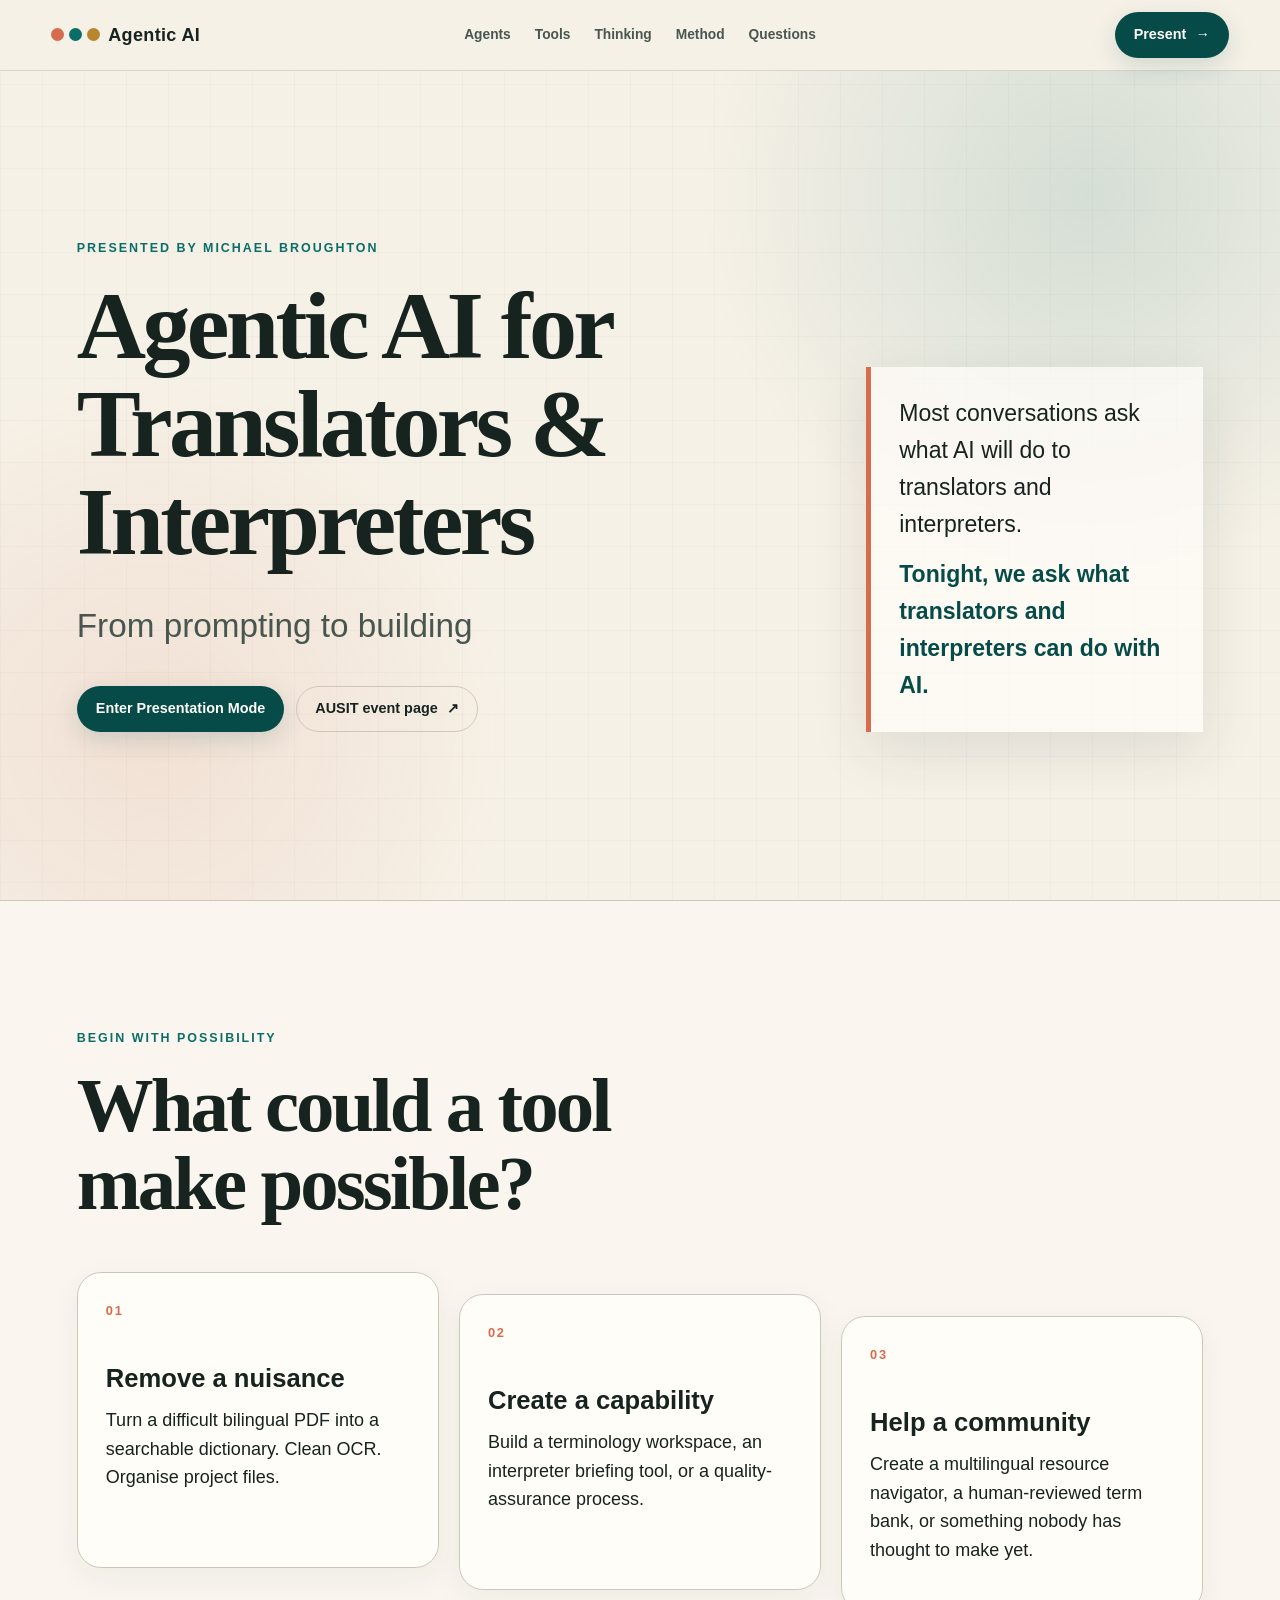
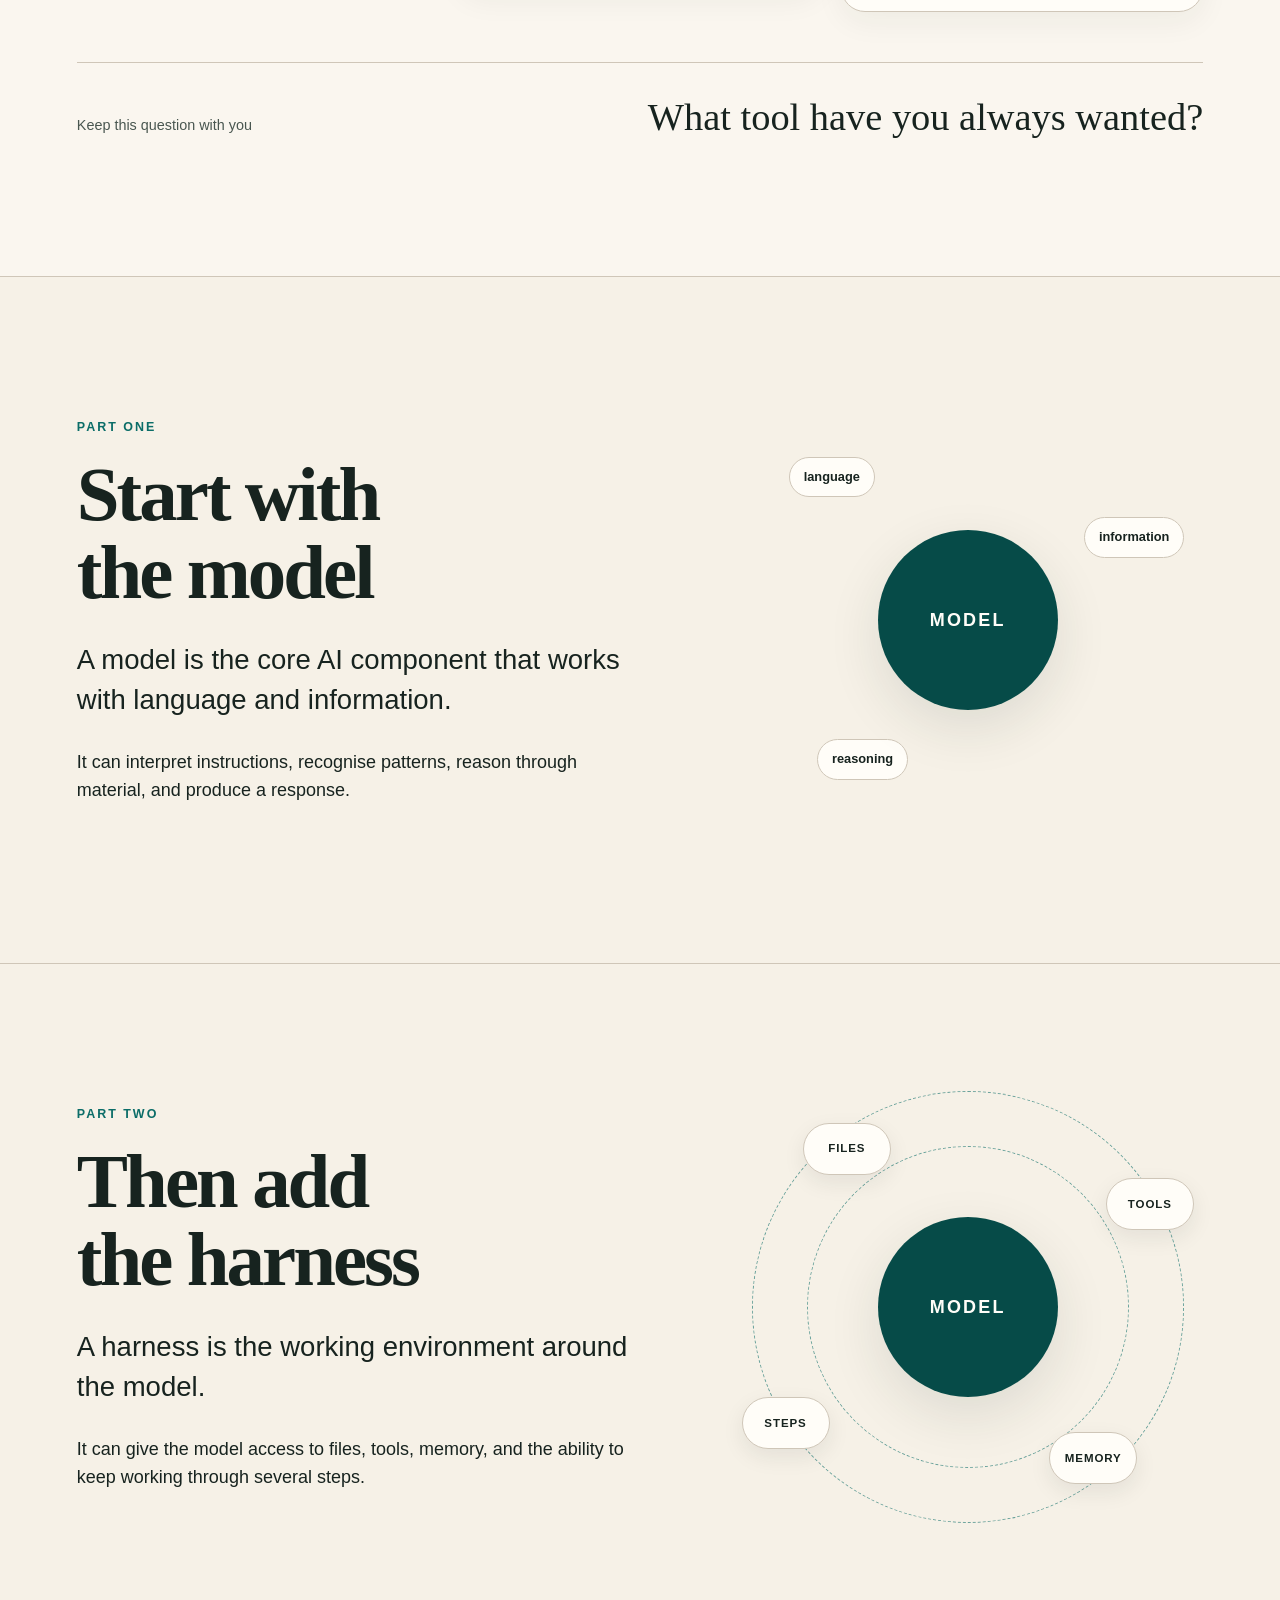
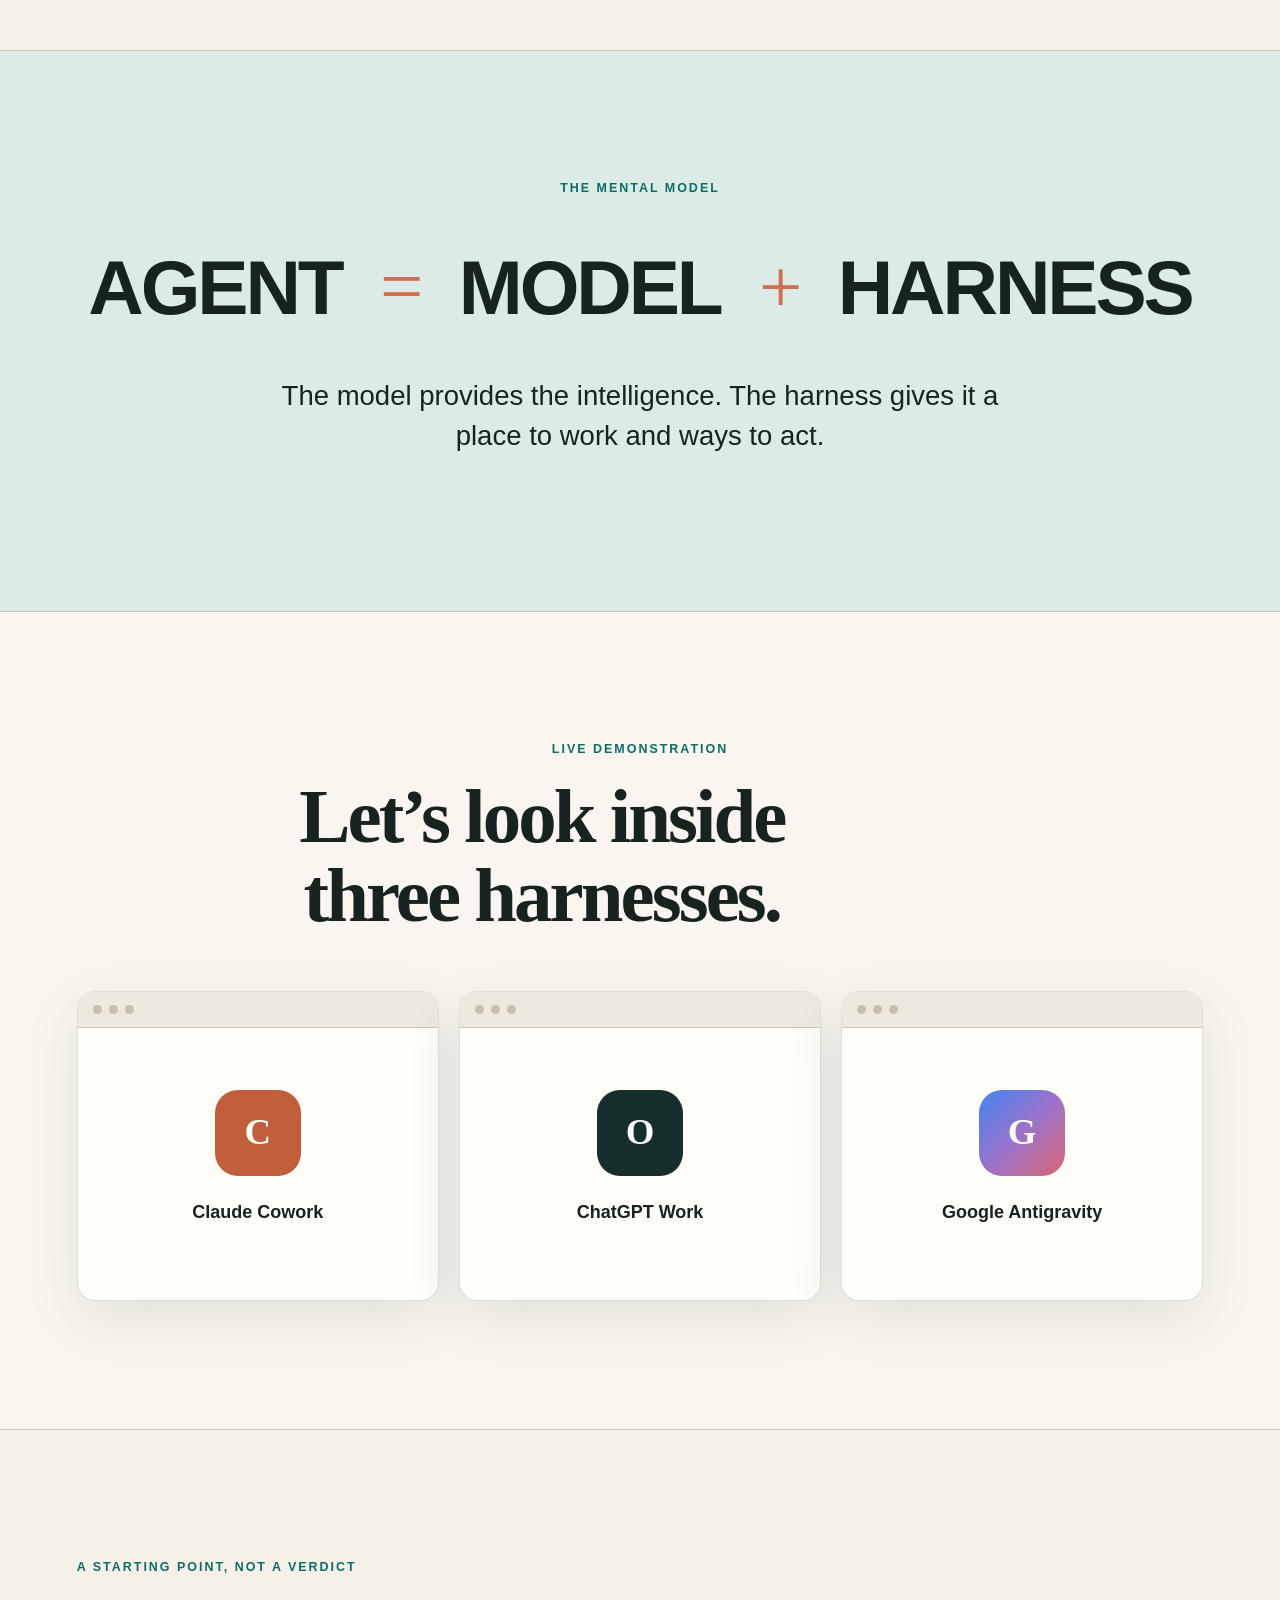
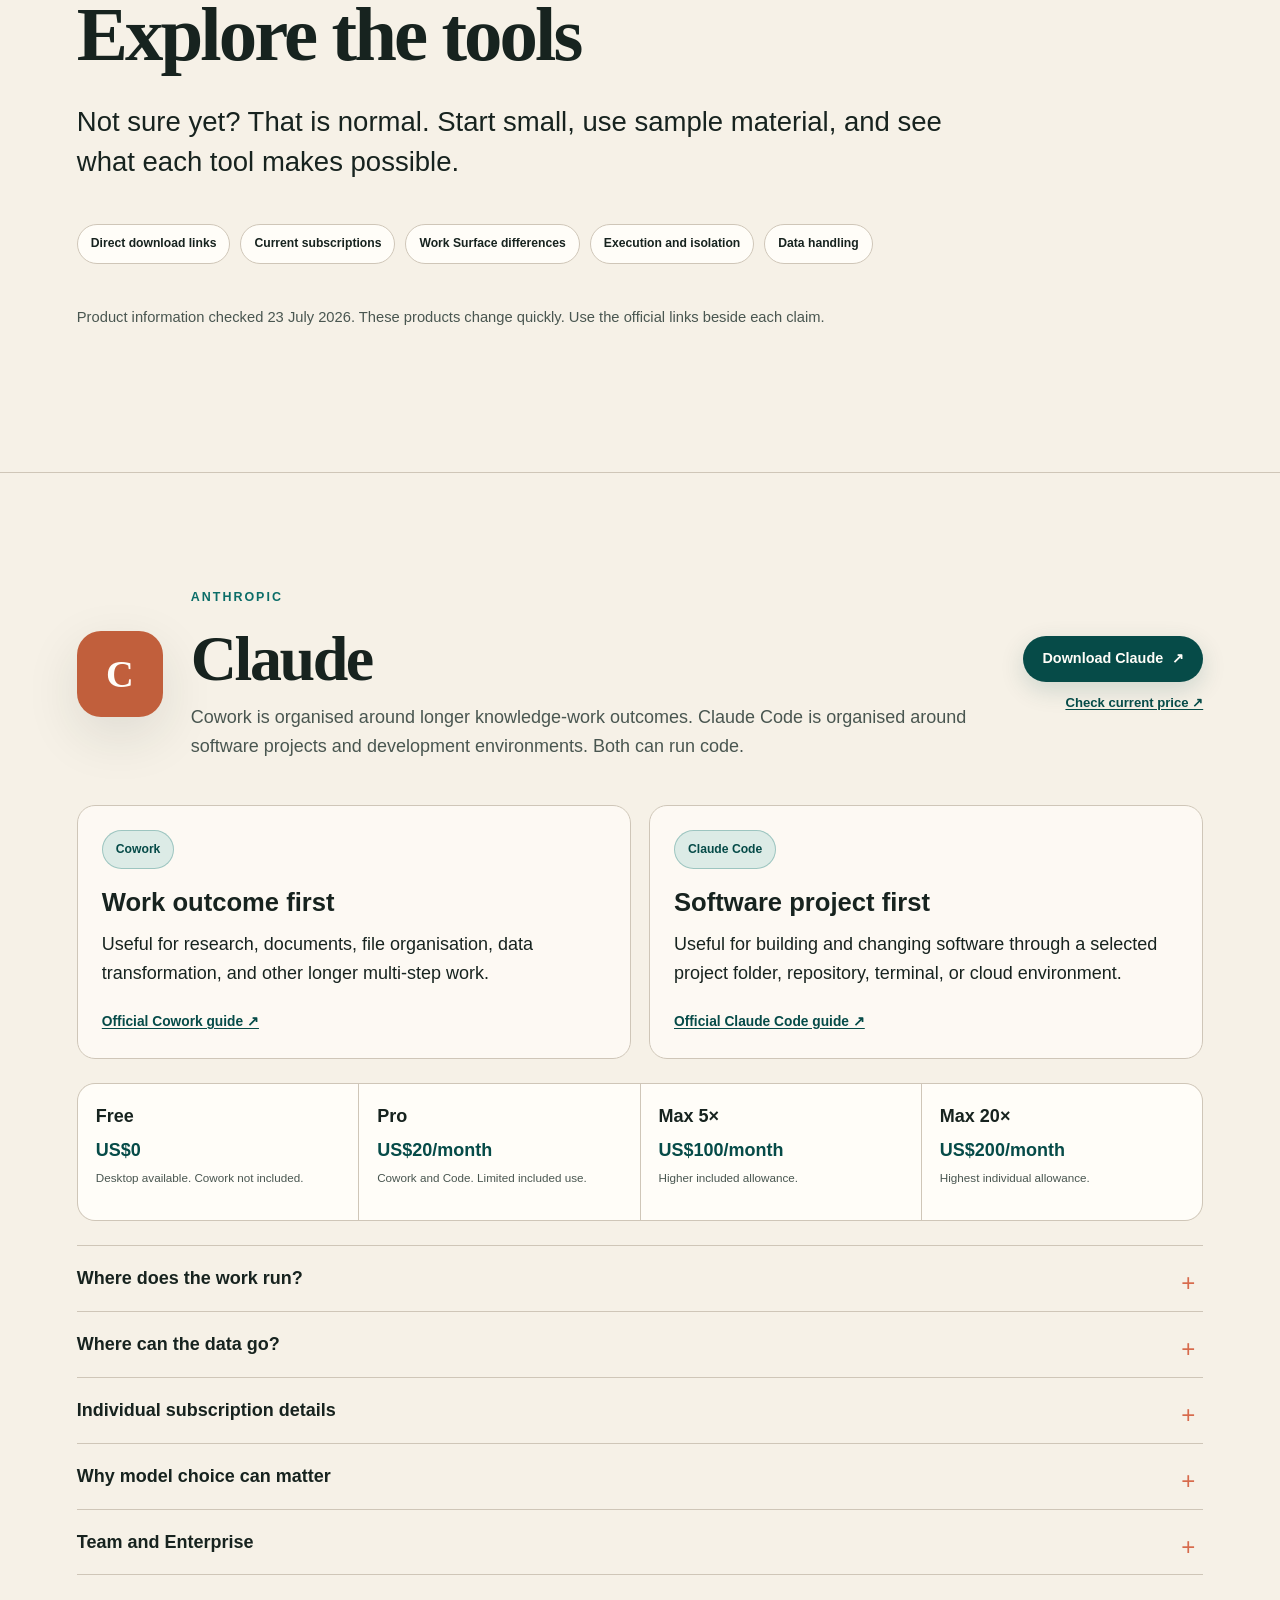
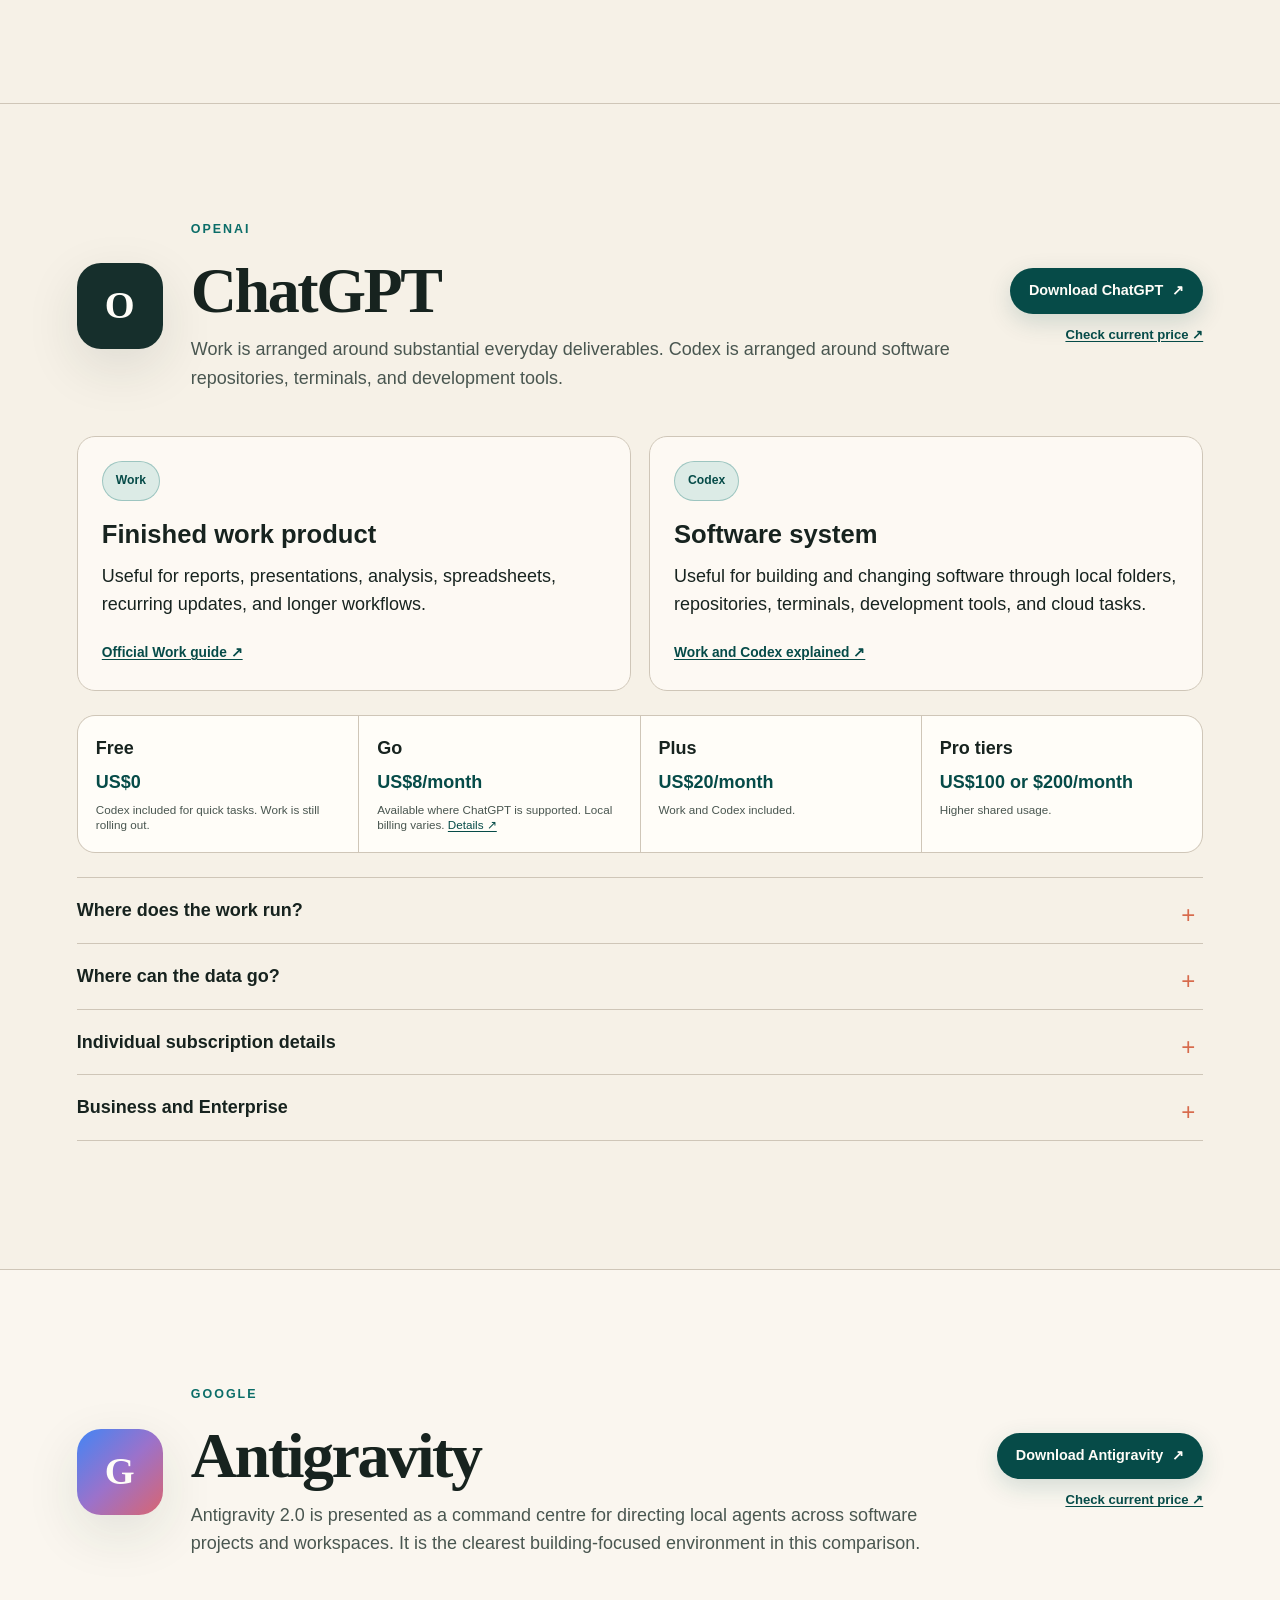
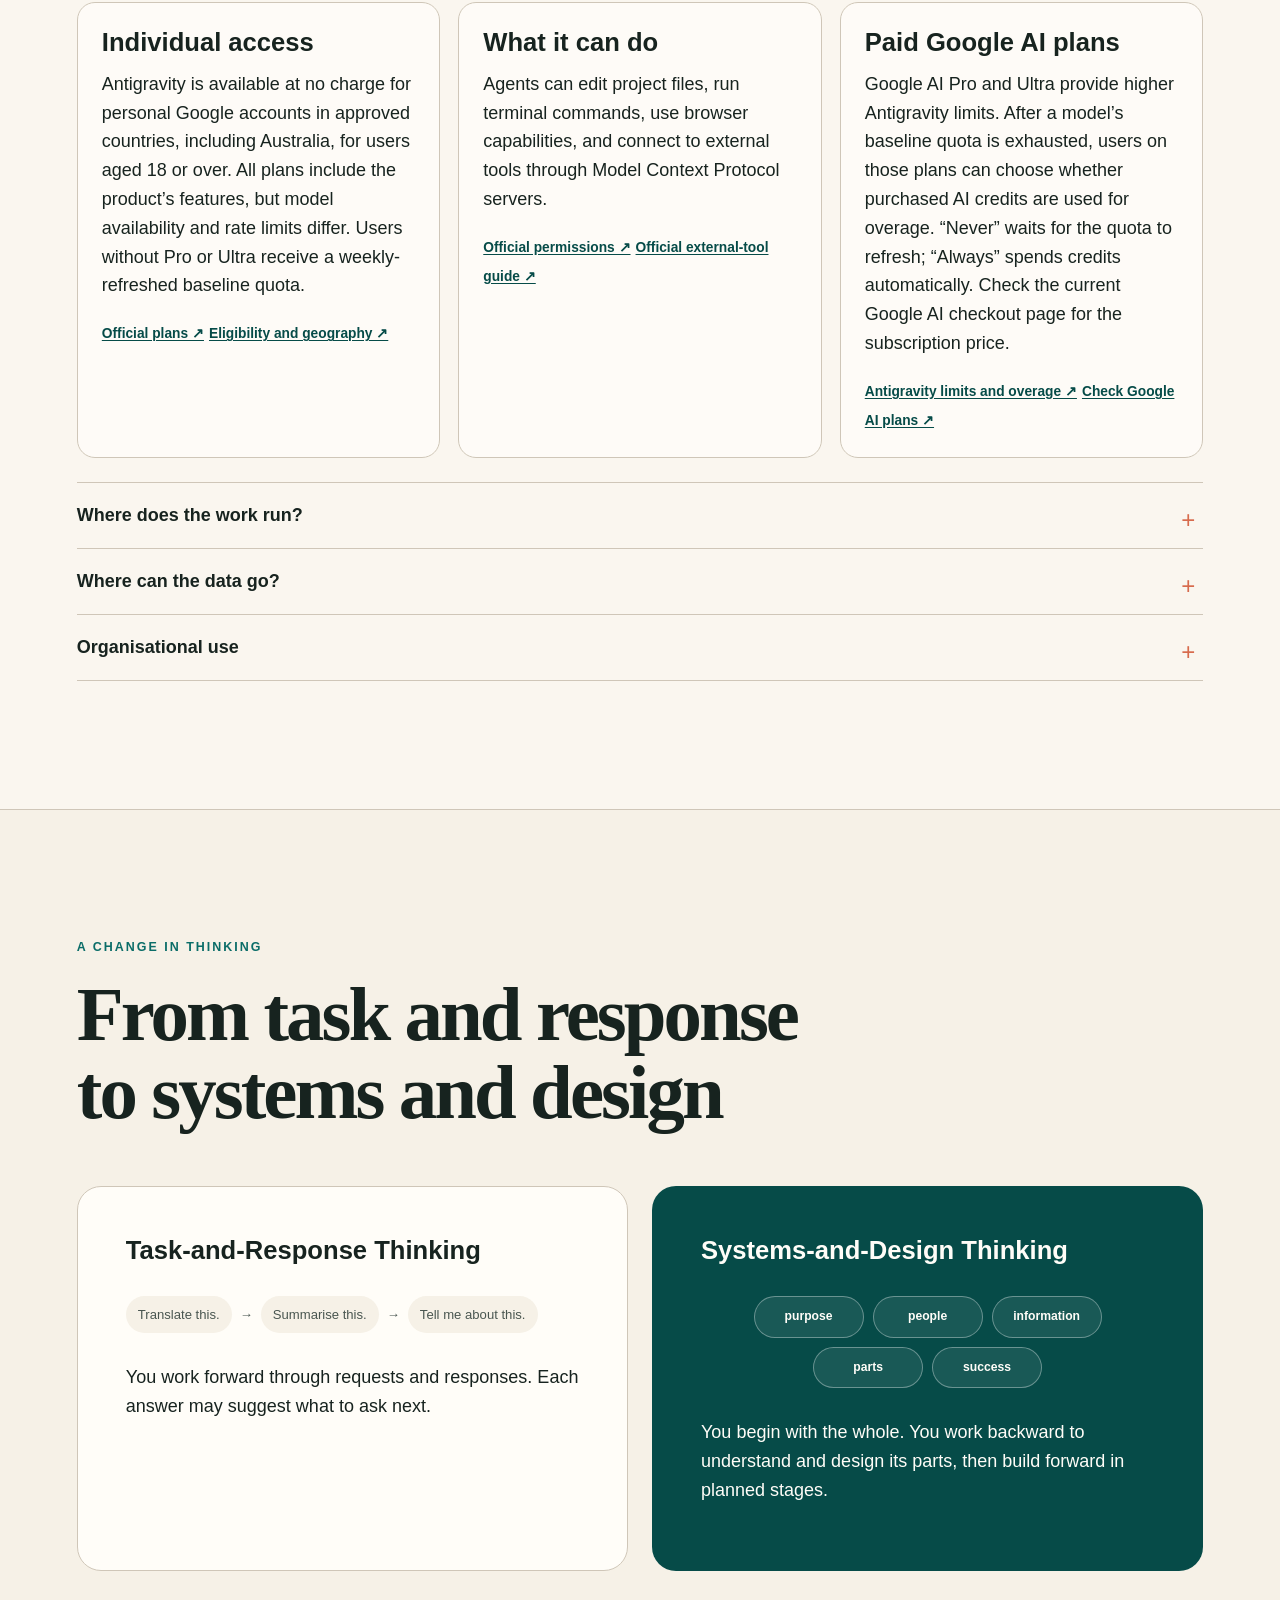
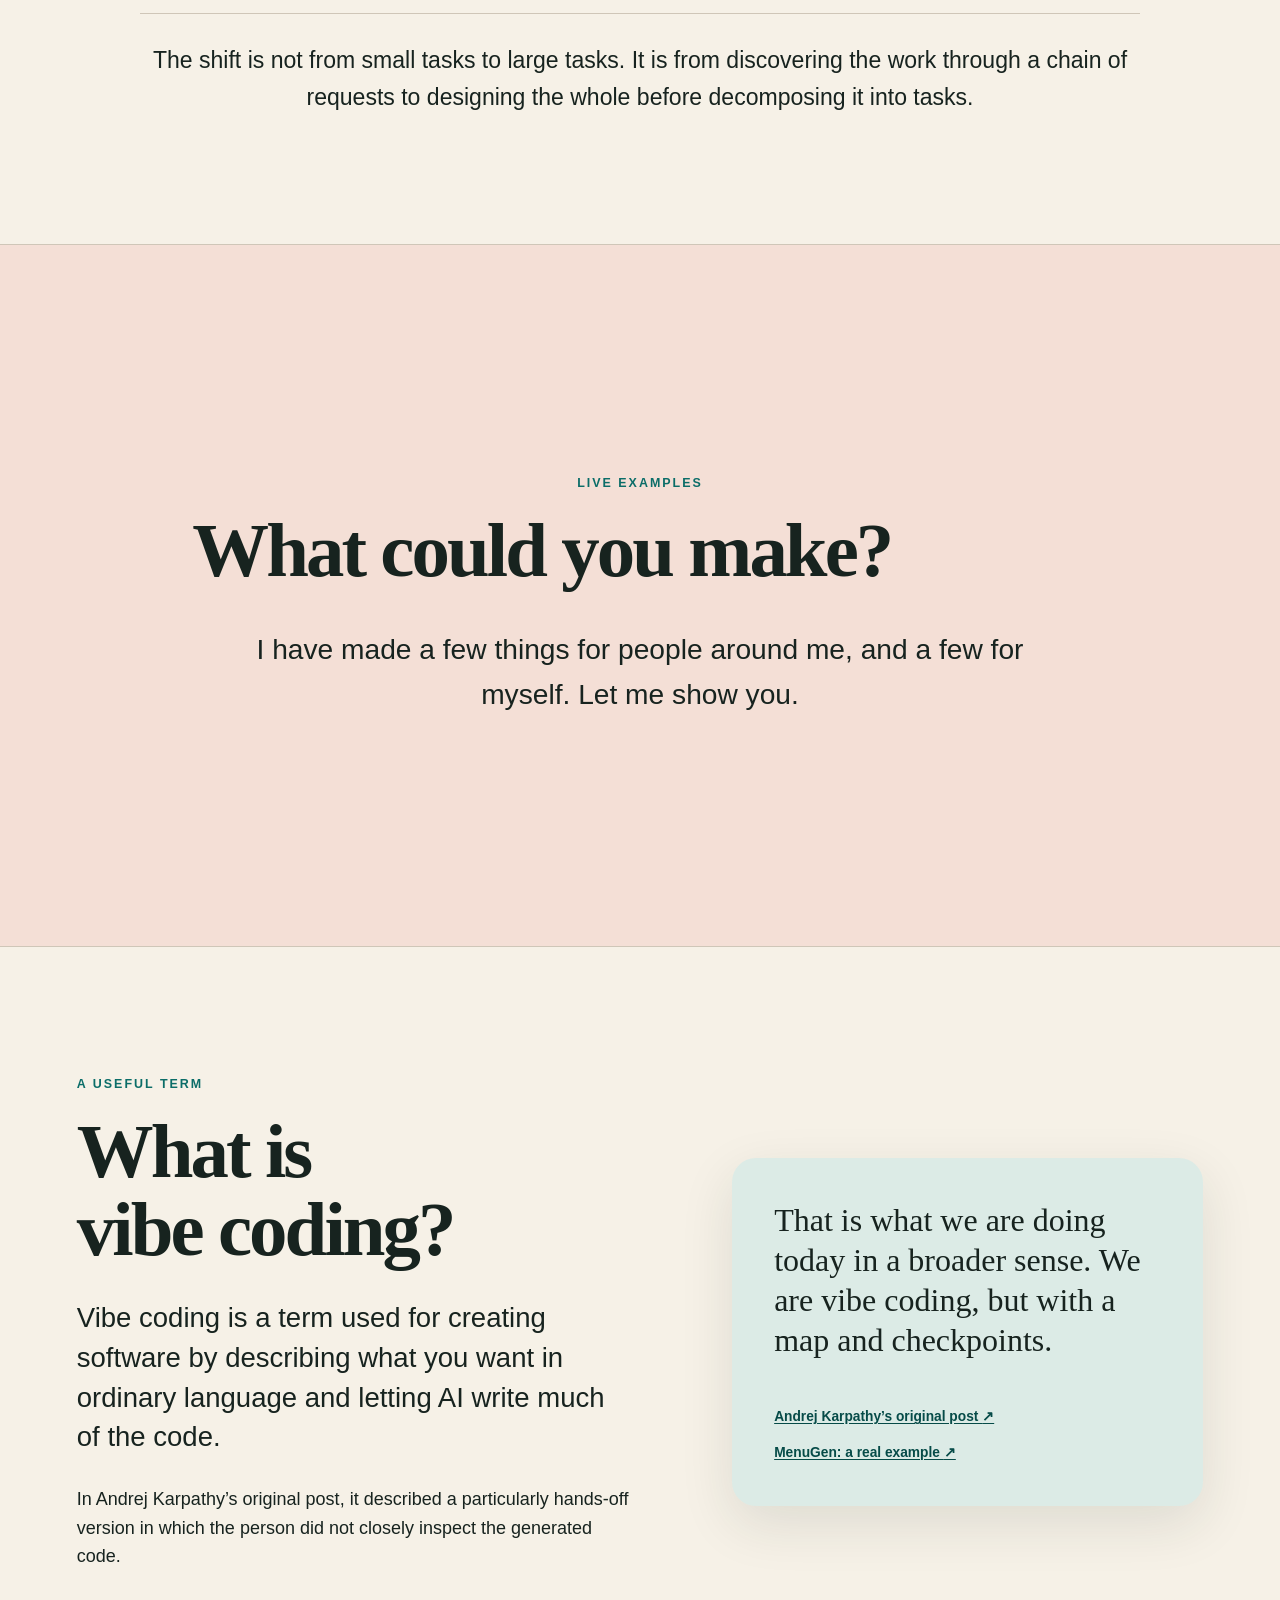
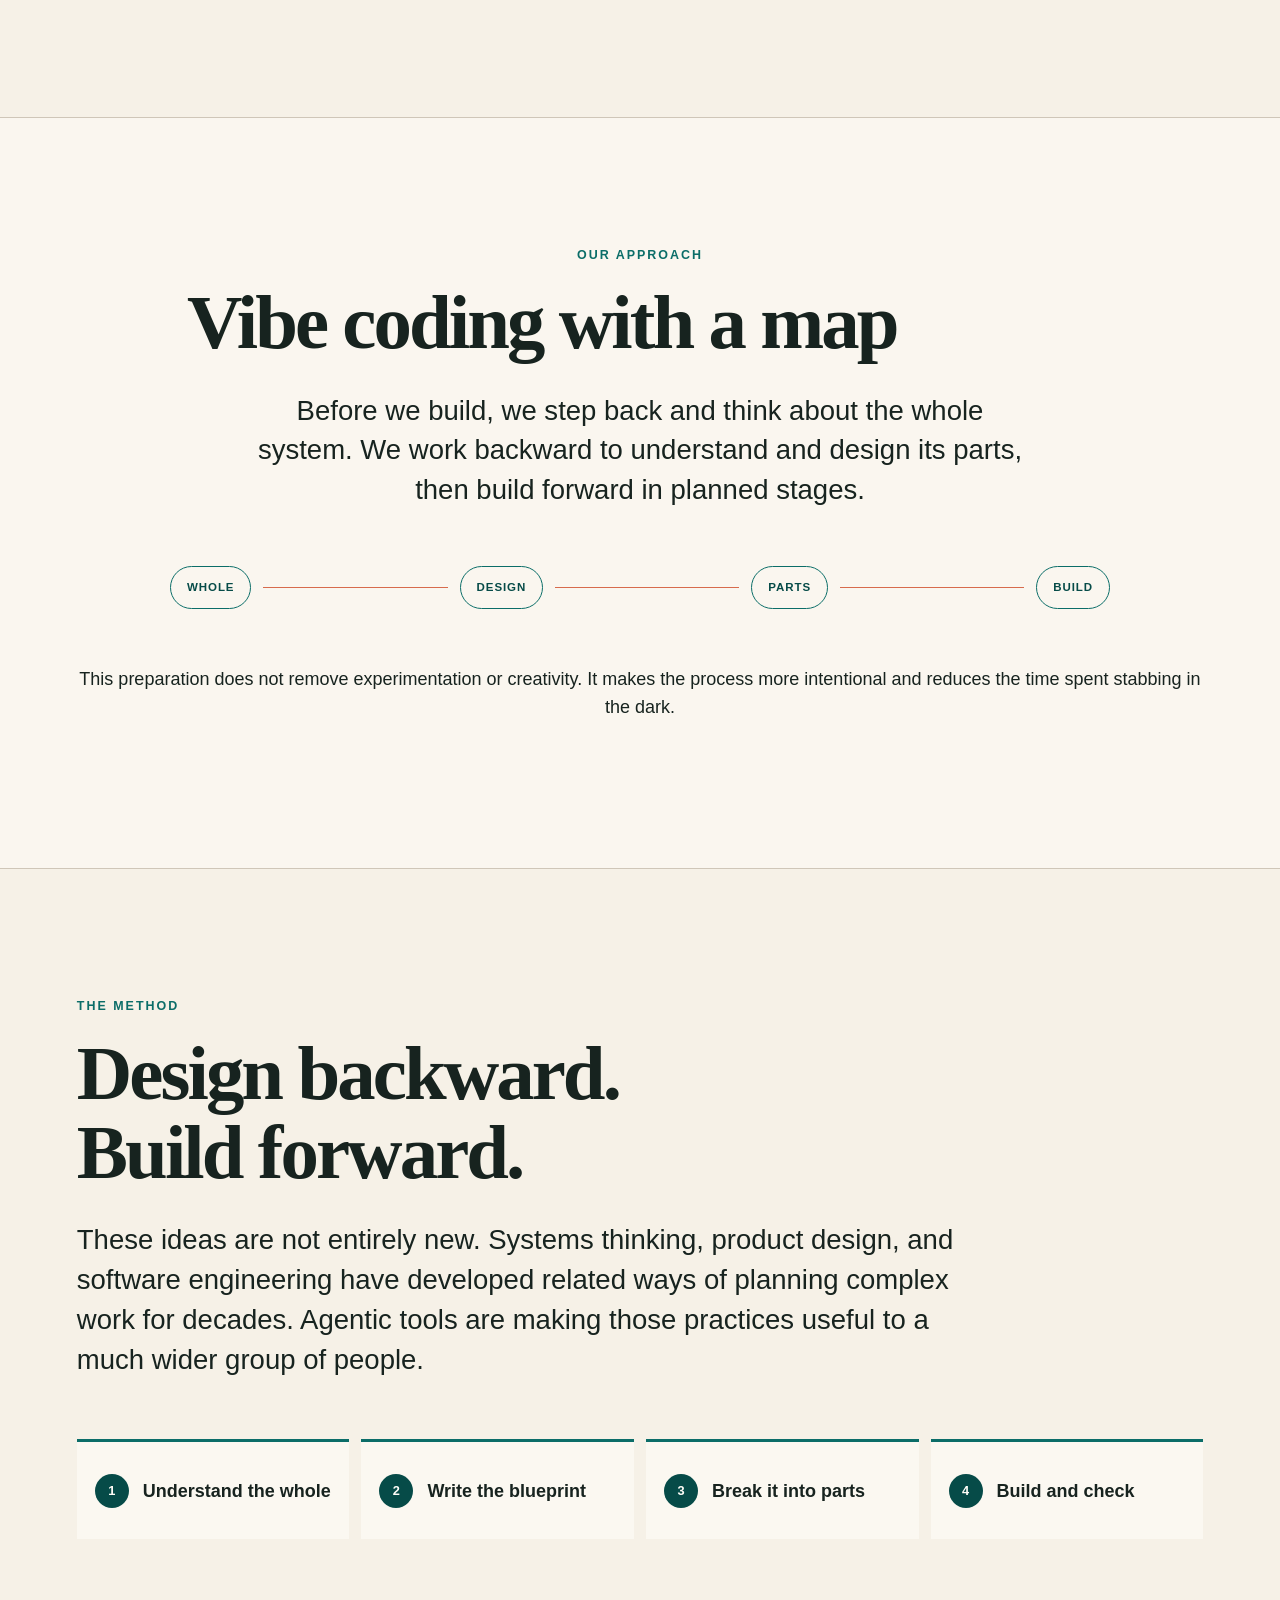
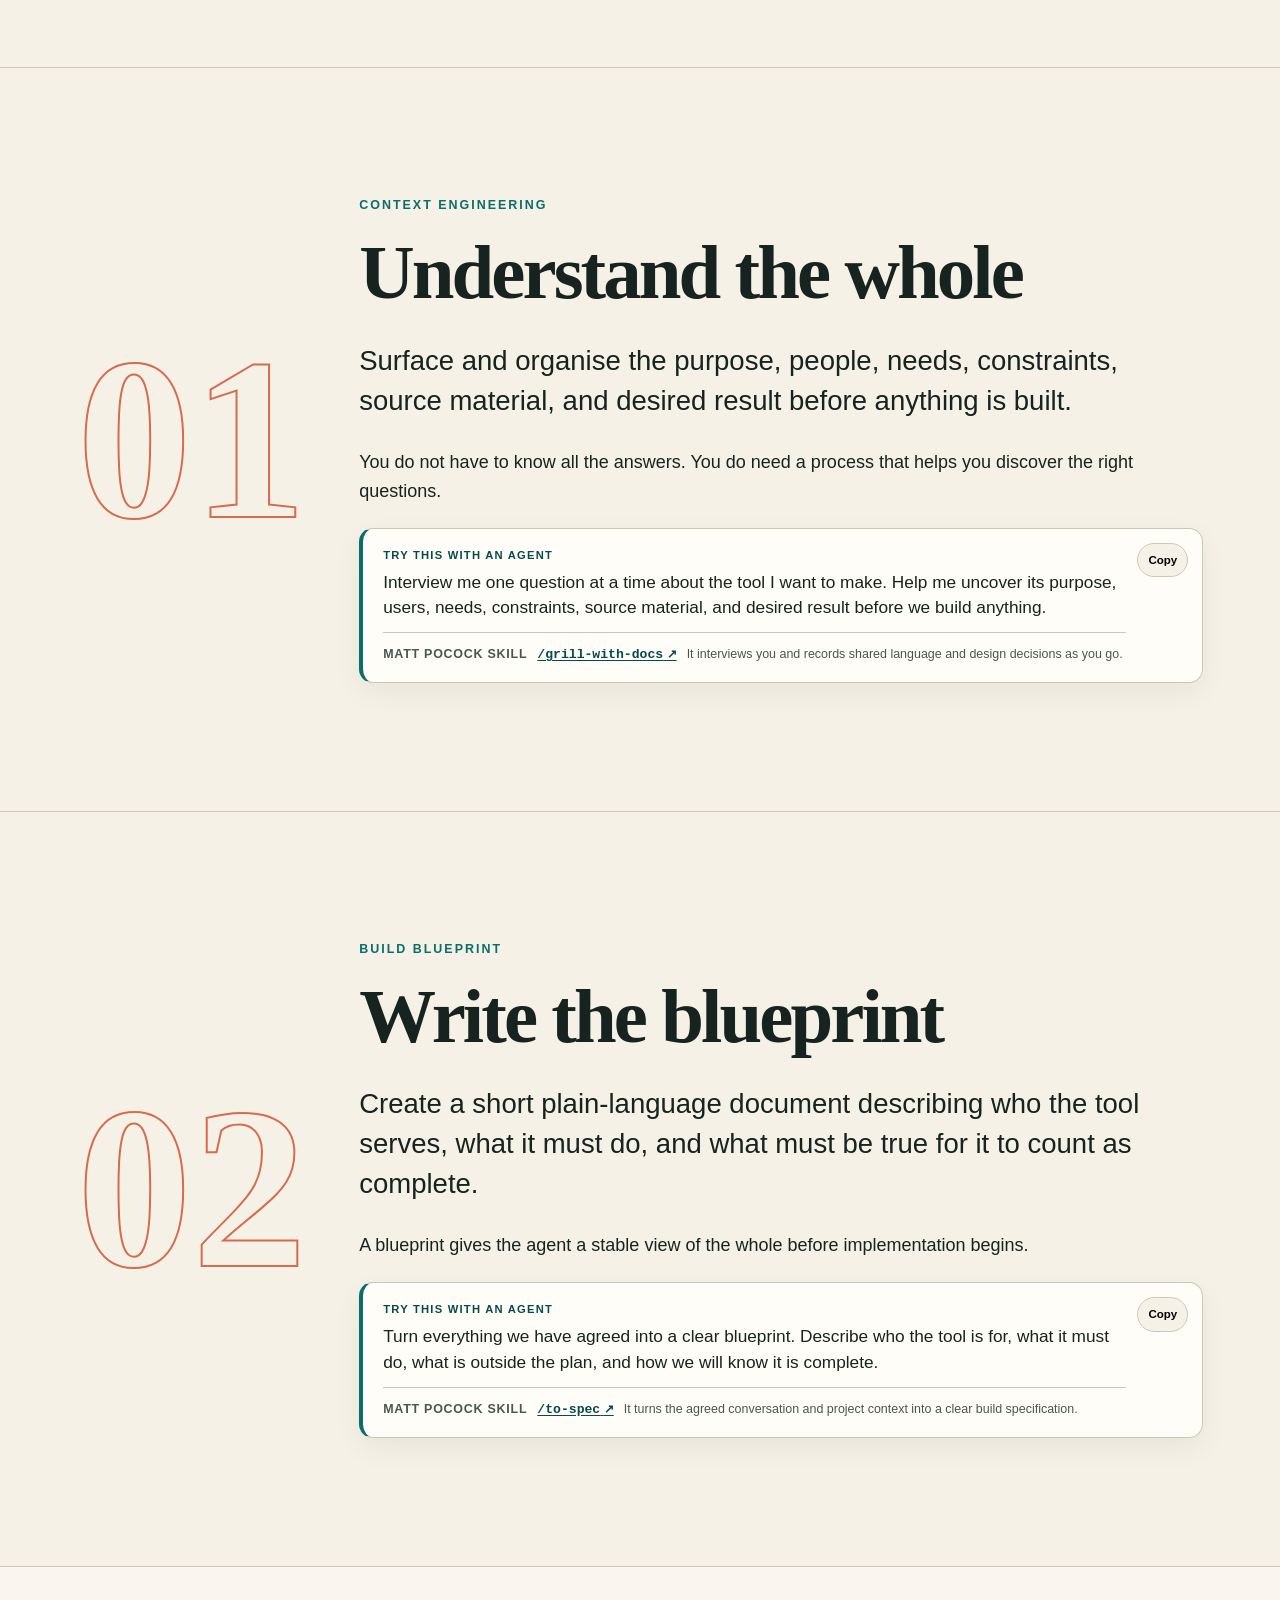
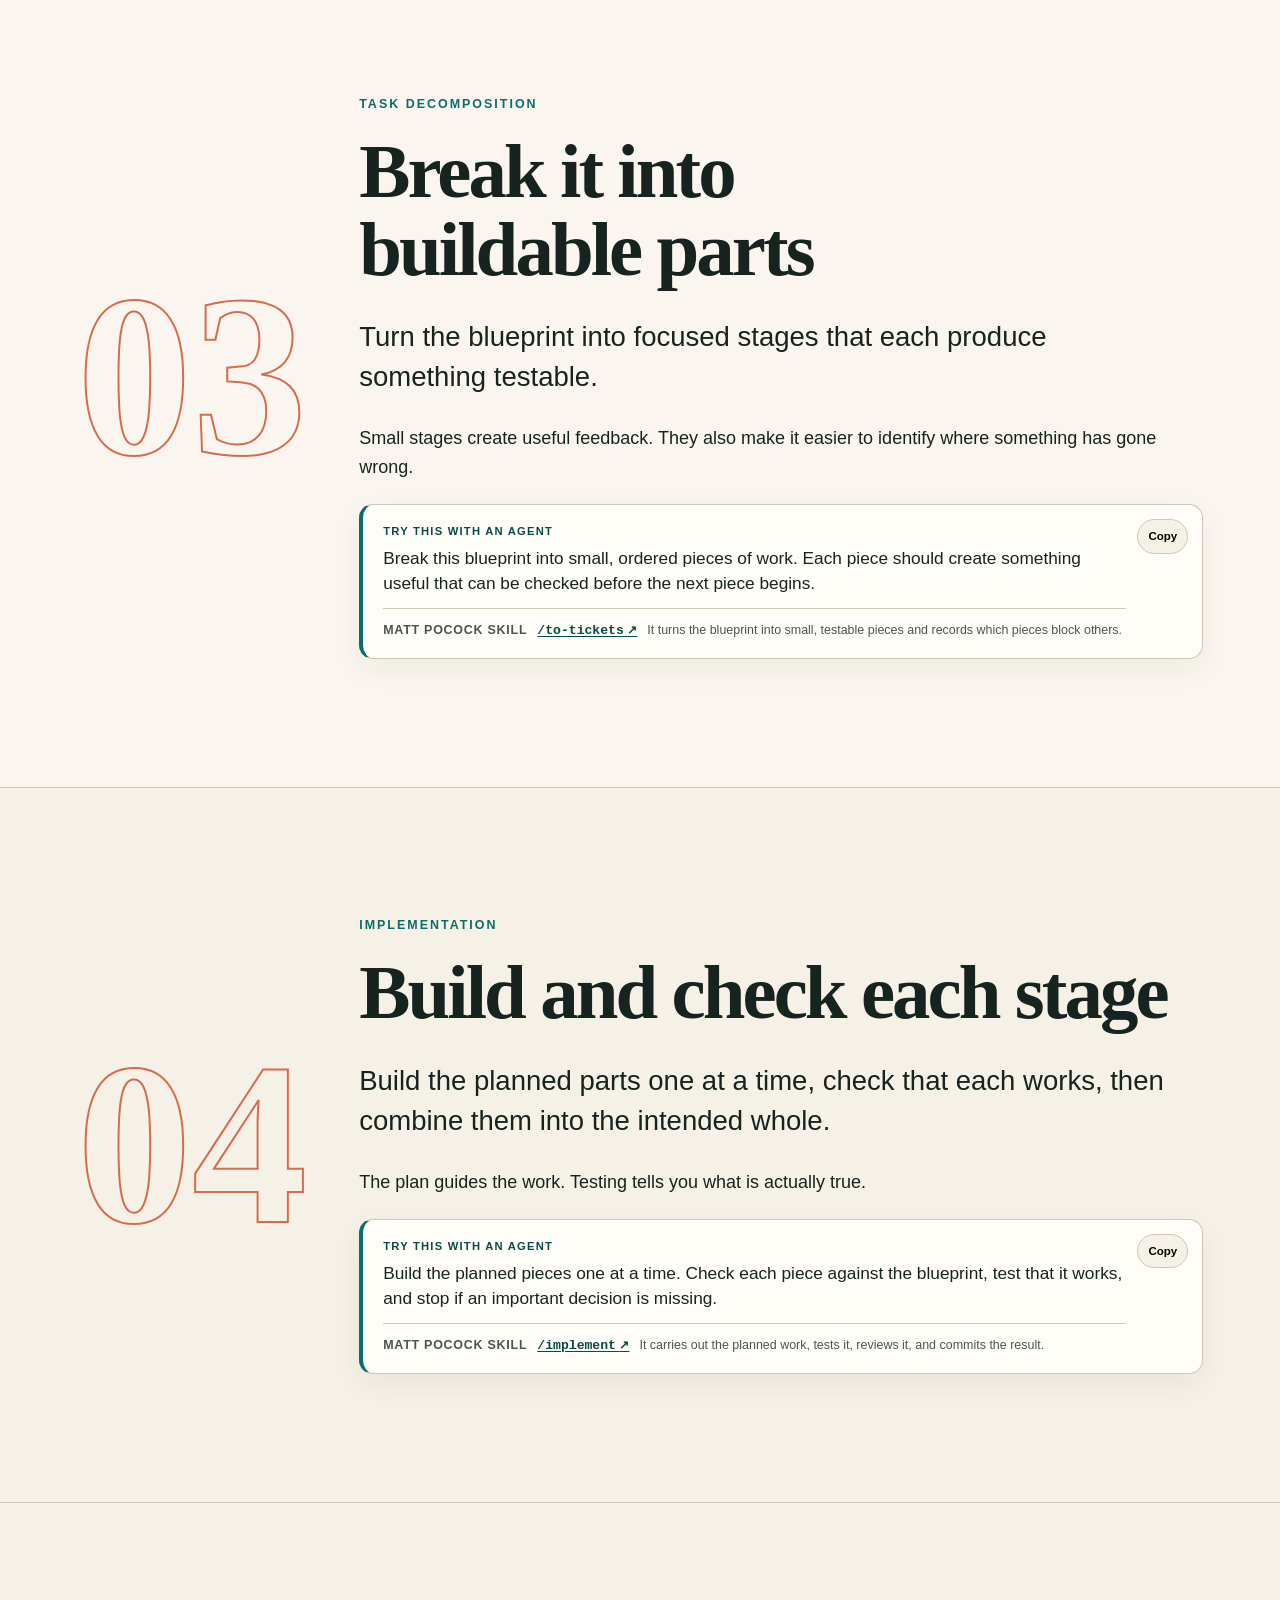
<file: index.html>
<!doctype html>
<html lang="en">
<head>
  <meta charset="utf-8">
  <meta name="viewport" content="width=device-width, initial-scale=1">
  <meta name="description" content="A practical introduction to agentic AI for translators and interpreters, presented by Michael Broughton.">
  <meta name="theme-color" content="#f6f1e7">
  <title>Agentic AI for Translators &amp; Interpreters</title>
  <link rel="stylesheet" href="styles.css">
  <script src="site-config.js" defer></script>
  <script src="app.js" defer></script>
</head>
<body>
  <a class="skip-link" href="#main-content">Skip to content</a>

  <header class="site-header" aria-label="Site header">
    <a class="site-mark" href="#opening" aria-label="Return to the beginning">
      <span class="site-mark-dot" aria-hidden="true"></span>
      <span>Agentic AI</span>
    </a>
    <nav class="reading-nav" aria-label="Main sections">
      <a href="#agents">Agents</a>
      <a href="#tools">Tools</a>
      <a href="#thinking">Thinking</a>
      <a href="#method">Method</a>
      <a href="#questions">Questions</a>
    </nav>
    <button class="button button-primary" id="present-button" type="button">
      Present
      <span aria-hidden="true">→</span>
    </button>
  </header>

  <main id="main-content">
    <!-- Beat 1 -->
    <article class="beat hero" id="opening" data-title="Opening">
      <div class="beat-inner hero-grid">
        <div>
          <p class="eyebrow">Presented by Michael Broughton</p>
          <h1>Agentic AI for<br>Translators &amp; Interpreters</h1>
          <p class="hero-subtitle">From prompting to building</p>
          <div class="hero-actions">
            <button class="button button-primary hero-present" type="button" data-enter-presentation>
              Enter Presentation Mode
            </button>
            <a class="button button-quiet" href="https://office.ausit.org/event-6748203" target="_blank" rel="noopener noreferrer">
              AUSIT event page <span aria-hidden="true">↗</span>
            </a>
          </div>
        </div>
        <div class="hero-statement">
          <p>Most conversations ask what AI will do to translators and interpreters.</p>
          <p class="hero-question">Tonight, we ask what translators and interpreters can do with AI.</p>
        </div>
      </div>
    </article>

    <!-- Beat 2 -->
    <article class="beat" id="possibilities" data-title="Possibilities">
      <div class="beat-inner">
        <p class="eyebrow">Begin with possibility</p>
        <h2>What could a tool make possible?</h2>
        <div class="possibility-grid">
          <section class="possibility-card">
            <span class="card-number">01</span>
            <h3>Remove a nuisance</h3>
            <p>Turn a difficult bilingual PDF into a searchable dictionary. Clean OCR. Organise project files.</p>
          </section>
          <section class="possibility-card">
            <span class="card-number">02</span>
            <h3>Create a capability</h3>
            <p>Build a terminology workspace, an interpreter briefing tool, or a quality-assurance process.</p>
          </section>
          <section class="possibility-card">
            <span class="card-number">03</span>
            <h3>Help a community</h3>
            <p>Create a multilingual resource navigator, a human-reviewed term bank, or something nobody has thought to make yet.</p>
          </section>
        </div>
        <div class="reflection-prompt">
          <span>Keep this question with you</span>
          <strong>What tool have you always wanted?</strong>
        </div>
      </div>
    </article>

    <!-- Beat 3 -->
    <article class="beat" id="agents" data-title="The model">
      <div class="beat-inner split-layout">
        <div>
          <p class="eyebrow">Part one</p>
          <h2>Start with the model</h2>
          <p class="lead">A model is the core AI component that works with language and information.</p>
          <p>It can interpret instructions, recognise patterns, reason through material, and produce a response.</p>
        </div>
        <div class="concept-object model-object" aria-label="A model represented as a central reasoning core">
          <div class="concept-core">MODEL</div>
          <span>language</span>
          <span>information</span>
          <span>reasoning</span>
        </div>
      </div>
    </article>

    <!-- Beat 4 -->
    <article class="beat" data-title="The harness">
      <div class="beat-inner split-layout">
        <div>
          <p class="eyebrow">Part two</p>
          <h2>Then add the harness</h2>
          <p class="lead">A harness is the working environment around the model.</p>
          <p>It can give the model access to files, tools, memory, and the ability to keep working through several steps.</p>
        </div>
        <div class="harness-map" aria-label="A harness connecting a model to files, tools, memory and steps">
          <div class="harness-core">MODEL</div>
          <div class="orbit orbit-one">FILES</div>
          <div class="orbit orbit-two">TOOLS</div>
          <div class="orbit orbit-three">MEMORY</div>
          <div class="orbit orbit-four">STEPS</div>
        </div>
      </div>
    </article>

    <!-- Beat 5 -->
    <article class="beat formula-beat" data-title="Agent = model + harness">
      <div class="beat-inner centre-layout">
        <p class="eyebrow">The mental model</p>
        <div class="formula" aria-label="An agent equals a model plus a harness">
          <span>AGENT</span>
          <span class="formula-symbol">=</span>
          <span>MODEL</span>
          <span class="formula-symbol">+</span>
          <span>HARNESS</span>
        </div>
        <p class="lead constrained">The model provides the intelligence. The harness gives it a place to work and ways to act.</p>
      </div>
    </article>

    <!-- Beat 6 -->
    <article class="beat" data-title="Harness demonstration">
      <div class="beat-inner centre-layout">
        <p class="eyebrow">Live demonstration</p>
        <h2>Let’s look inside three harnesses.</h2>
        <div class="interface-grid" aria-label="Three agent harnesses">
          <div class="interface-card claude-interface">
            <div class="window-bar"><i></i><i></i><i></i></div>
            <div class="window-body"><span>C</span><strong>Claude Cowork</strong></div>
          </div>
          <div class="interface-card openai-interface">
            <div class="window-bar"><i></i><i></i><i></i></div>
            <div class="window-body"><span>O</span><strong>ChatGPT Work</strong></div>
          </div>
          <div class="interface-card google-interface">
            <div class="window-bar"><i></i><i></i><i></i></div>
            <div class="window-body"><span>G</span><strong>Google Antigravity</strong></div>
          </div>
        </div>
      </div>
    </article>

    <!-- Beat 7 -->
    <article class="beat" id="thinking" data-title="The paradigm shift">
      <div class="beat-inner">
        <p class="eyebrow">A change in thinking</p>
        <h2>From task and response<br>to systems and design</h2>
        <div class="thinking-contrast">
          <section>
            <h3>Task-and-Response Thinking</h3>
            <div class="linear-flow">
              <span>Translate this.</span><b>→</b><span>Summarise this.</span><b>→</b><span>Tell me about this.</span>
            </div>
            <p>You work forward through requests and responses. Each answer may suggest what to ask next.</p>
          </section>
          <section class="system-panel">
            <h3>Systems-and-Design Thinking</h3>
            <div class="system-cluster" aria-hidden="true">
              <span>purpose</span><span>people</span><span>information</span><span>parts</span><span>success</span>
            </div>
            <p>You begin with the whole. You work backward to understand and design its parts, then build forward in planned stages.</p>
          </section>
        </div>
        <p class="paradigm-line">The shift is not from small tasks to large tasks. It is from discovering the work through a chain of requests to designing the whole before decomposing it into tasks.</p>
      </div>
    </article>

    <!-- Beat 8 -->
    <article class="beat showcase-beat" data-title="What could you make?">
      <div class="beat-inner centre-layout">
        <p class="eyebrow">Live examples</p>
        <h2>What could you make?</h2>
        <p class="showcase-copy">I have made a few things for people around me, and a few for myself. Let me show you.</p>
      </div>
    </article>

    <!-- Beat 9 -->
    <article class="beat" data-title="Vibe coding">
      <div class="beat-inner split-layout">
        <div>
          <p class="eyebrow">A useful term</p>
          <h2>What is vibe coding?</h2>
          <p class="lead">Vibe coding is a term used for creating software by describing what you want in ordinary language and letting AI write much of the code.</p>
          <p>In Andrej Karpathy’s original post, it described a particularly hands-off version in which the person did not closely inspect the generated code.</p>
        </div>
        <aside class="source-card">
          <p>That is what we are doing today in a broader sense. We are vibe coding, but with a map and checkpoints.</p>
          <a href="https://x.com/karpathy/status/1886192184808149383?lang=en" target="_blank" rel="noopener noreferrer">Andrej Karpathy’s original post <span aria-hidden="true">↗</span></a>
          <a href="https://karpathy.bearblog.dev/vibe-coding-menugen/" target="_blank" rel="noopener noreferrer">MenuGen: a real example <span aria-hidden="true">↗</span></a>
        </aside>
      </div>
    </article>

    <!-- Beat 10 -->
    <article class="beat map-beat" data-title="Vibe coding with a map">
      <div class="beat-inner centre-layout">
        <p class="eyebrow">Our approach</p>
        <h2>Vibe coding with a map</h2>
        <p class="lead constrained">Before we build, we step back and think about the whole system. We work backward to understand and design its parts, then build forward in planned stages.</p>
        <div class="map-line" aria-hidden="true">
          <span>WHOLE</span><i></i><span>DESIGN</span><i></i><span>PARTS</span><i></i><span>BUILD</span>
        </div>
        <p>This preparation does not remove experimentation or creativity. It makes the process more intentional and reduces the time spent stabbing in the dark.</p>
      </div>
    </article>

    <!-- Beat 11 -->
    <article class="beat" id="method" data-title="The method">
      <div class="beat-inner">
        <p class="eyebrow">The method</p>
        <h2>Design backward.<br>Build forward.</h2>
        <p class="lead constrained-left">These ideas are not entirely new. Systems thinking, product design, and software engineering have developed related ways of planning complex work for decades. Agentic tools are making those practices useful to a much wider group of people.</p>
        <ol class="method-rail" aria-label="Four-stage building method">
          <li><span>1</span>Understand the whole</li>
          <li><span>2</span>Write the blueprint</li>
          <li><span>3</span>Break it into parts</li>
          <li><span>4</span>Build and check</li>
        </ol>
      </div>
    </article>

    <!-- Beat 12 -->
    <article class="beat method-beat" data-title="Understand the whole">
      <div class="beat-inner split-layout">
        <div class="step-number">01</div>
        <div>
          <p class="eyebrow">Context engineering</p>
          <h2>Understand the whole</h2>
          <p class="lead">Surface and organise the purpose, people, needs, constraints, source material, and desired result before anything is built.</p>
          <p>You do not have to know all the answers. You do need a process that helps you discover the right questions.</p>
          <div class="method-prompt" data-agent-prompt>
            <button class="copy-button" type="button" data-copy-prompt aria-label="Copy the understand-the-whole prompt">Copy</button>
            <p class="method-prompt-label">Try this with an agent</p>
            <p data-prompt-text>Interview me one question at a time about the tool I want to make. Help me uncover its purpose, users, needs, constraints, source material, and desired result before we build anything.</p>
            <div class="method-skill">
              <span>Matt Pocock skill</span>
              <a href="https://github.com/mattpocock/skills/blob/main/skills/engineering/grill-with-docs/SKILL.md" target="_blank" rel="noopener noreferrer"><code>/grill-with-docs</code> <span aria-hidden="true">↗</span></a>
              <small>It interviews you and records shared language and design decisions as you go.</small>
            </div>
          </div>
        </div>
      </div>
    </article>

    <!-- Beat 13 -->
    <article class="beat method-beat" data-title="Write the blueprint">
      <div class="beat-inner split-layout">
        <div class="step-number">02</div>
        <div>
          <p class="eyebrow">Build Blueprint</p>
          <h2>Write the blueprint</h2>
          <p class="lead">Create a short plain-language document describing who the tool serves, what it must do, and what must be true for it to count as complete.</p>
          <p>A blueprint gives the agent a stable view of the whole before implementation begins.</p>
          <div class="method-prompt" data-agent-prompt>
            <button class="copy-button" type="button" data-copy-prompt aria-label="Copy the write-the-blueprint prompt">Copy</button>
            <p class="method-prompt-label">Try this with an agent</p>
            <p data-prompt-text>Turn everything we have agreed into a clear blueprint. Describe who the tool is for, what it must do, what is outside the plan, and how we will know it is complete.</p>
            <div class="method-skill">
              <span>Matt Pocock skill</span>
              <a href="https://github.com/mattpocock/skills/blob/main/skills/engineering/to-spec/SKILL.md" target="_blank" rel="noopener noreferrer"><code>/to-spec</code> <span aria-hidden="true">↗</span></a>
              <small>It turns the agreed conversation and project context into a clear build specification.</small>
            </div>
          </div>
        </div>
      </div>
    </article>

    <!-- Beat 14 -->
    <article class="beat method-beat" data-title="Break it into buildable parts">
      <div class="beat-inner split-layout">
        <div class="step-number">03</div>
        <div>
          <p class="eyebrow">Task decomposition</p>
          <h2>Break it into buildable parts</h2>
          <p class="lead">Turn the blueprint into focused stages that each produce something testable.</p>
          <p>Small stages create useful feedback. They also make it easier to identify where something has gone wrong.</p>
          <div class="method-prompt" data-agent-prompt>
            <button class="copy-button" type="button" data-copy-prompt aria-label="Copy the break-it-into-parts prompt">Copy</button>
            <p class="method-prompt-label">Try this with an agent</p>
            <p data-prompt-text>Break this blueprint into small, ordered pieces of work. Each piece should create something useful that can be checked before the next piece begins.</p>
            <div class="method-skill">
              <span>Matt Pocock skill</span>
              <a href="https://github.com/mattpocock/skills/blob/main/skills/engineering/to-tickets/SKILL.md" target="_blank" rel="noopener noreferrer"><code>/to-tickets</code> <span aria-hidden="true">↗</span></a>
              <small>It turns the blueprint into small, testable pieces and records which pieces block others.</small>
            </div>
          </div>
        </div>
      </div>
    </article>

    <!-- Beat 15 -->
    <article class="beat method-beat" data-title="Build and check">
      <div class="beat-inner split-layout">
        <div class="step-number">04</div>
        <div>
          <p class="eyebrow">Implementation</p>
          <h2>Build and check each stage</h2>
          <p class="lead">Build the planned parts one at a time, check that each works, then combine them into the intended whole.</p>
          <p>The plan guides the work. Testing tells you what is actually true.</p>
          <div class="method-prompt" data-agent-prompt>
            <button class="copy-button" type="button" data-copy-prompt aria-label="Copy the build-and-check prompt">Copy</button>
            <p class="method-prompt-label">Try this with an agent</p>
            <p data-prompt-text>Build the planned pieces one at a time. Check each piece against the blueprint, test that it works, and stop if an important decision is missing.</p>
            <div class="method-skill">
              <span>Matt Pocock skill</span>
              <a href="https://github.com/mattpocock/skills/blob/main/skills/engineering/implement/SKILL.md" target="_blank" rel="noopener noreferrer"><code>/implement</code> <span aria-hidden="true">↗</span></a>
              <small>It carries out the planned work, tests it, reviews it, and commits the result.</small>
            </div>
          </div>
        </div>
      </div>
    </article>

    <!-- Beat 16 -->
    <article class="beat" data-title="Ask the agent to interview you">
      <div class="beat-inner split-layout">
        <div>
          <p class="eyebrow">A practical starting move</p>
          <h2>Ask the agent to interview you before it builds.</h2>
          <div class="prompt-card" data-agent-prompt>
            <button class="copy-button" type="button" data-copy-prompt aria-label="Copy the grill-me prompt">Copy</button>
            <p id="grill-prompt" data-prompt-text>Grill me about every aspect of this idea. Ask one question at a time and give me your recommended answer. Do not start building until we agree on what should be created.</p>
          </div>
          <p>This presentation website was planned using that same process before any code was written.</p>
        </div>
        <aside class="thanks-card">
          <h3>A note of thanks</h3>
          <p>I learned this way of working from Matt Pocock. I used his agent skills to plan this session and to develop much of the language and process you see here. I am still learning, but his work gave me a practical place to start.</p>
          <a href="https://github.com/mattpocock/skills" target="_blank" rel="noopener noreferrer">Matt’s skills on GitHub <span aria-hidden="true">↗</span></a>
          <a href="https://www.youtube.com/watch?v=M6mYodf0dJM" target="_blank" rel="noopener noreferrer">The video that introduced me to these ideas <span aria-hidden="true">↗</span></a>
        </aside>
      </div>
    </article>

    <!-- Beat 17 -->
    <article class="beat privacy-beat" data-title="Privacy pause">
      <div class="beat-inner">
        <p class="eyebrow">Before you upload anything</p>
        <h2>If the material is confidential, pause.</h2>
        <p class="privacy-rule">Do not upload it until you understand the account, settings, permissions, and connected services involved. When unsure, use public, synthetic, or expressly authorised sample material.</p>
        <div class="sandbox-note">
          <strong>A sandbox limits what software can touch.</strong>
          <span>It does not automatically keep your information on your computer or make it confidential.</span>
        </div>
        <p class="small-note">This is practical risk-management guidance, not legal advice. Your client agreement, professional obligations, and applicable law still govern the work.</p>
      </div>
    </article>

    <!-- Beat 18 -->
    <article class="beat" id="tools" data-title="Explore the tools">
      <div class="beat-inner">
        <p class="eyebrow">A starting point, not a verdict</p>
        <h2>Explore the tools</h2>
        <p class="lead constrained-left">Not sure yet? That is normal. Start small, use sample material, and see what each tool makes possible.</p>
        <div class="comparison-principles">
          <span>Direct download links</span>
          <span>Current subscriptions</span>
          <span>Work Surface differences</span>
          <span>Execution and isolation</span>
          <span>Data handling</span>
        </div>
        <p class="checked-date">Product information checked <time datetime="2026-07-23">23 July 2026</time>. These products change quickly. Use the official links beside each claim.</p>
      </div>
    </article>

    <!-- Beat 19 -->
    <article class="beat tool-beat" id="claude" data-title="Claude">
      <div class="beat-inner">
        <div class="tool-heading">
          <div class="tool-monogram claude-monogram">C</div>
          <div>
            <p class="eyebrow">Anthropic</p>
            <h2>Claude</h2>
            <p class="tool-summary">Cowork is organised around longer knowledge-work outcomes. Claude Code is organised around software projects and development environments. Both can run code.</p>
          </div>
          <div class="tool-actions">
            <a class="button button-primary" href="https://claude.com/download" target="_blank" rel="noopener noreferrer">Download Claude <span aria-hidden="true">↗</span></a>
            <a class="text-link" href="https://claude.com/pricing" target="_blank" rel="noopener noreferrer">Check current price ↗</a>
          </div>
        </div>

        <div class="surface-pair">
          <section>
            <span class="surface-label">Cowork</span>
            <h3>Work outcome first</h3>
            <p>Useful for research, documents, file organisation, data transformation, and other longer multi-step work.</p>
            <a href="https://support.claude.com/en/articles/13345190-get-started-with-claude-cowork" target="_blank" rel="noopener noreferrer">Official Cowork guide ↗</a>
          </section>
          <section>
            <span class="surface-label">Claude Code</span>
            <h3>Software project first</h3>
            <p>Useful for building and changing software through a selected project folder, repository, terminal, or cloud environment.</p>
            <a href="https://code.claude.com/docs/en/desktop" target="_blank" rel="noopener noreferrer">Official Claude Code guide ↗</a>
          </section>
        </div>

        <div class="plan-strip" aria-label="Selected Claude individual plans">
          <div><strong>Free</strong><span>US$0</span><small>Desktop available. Cowork not included.</small></div>
          <div><strong>Pro</strong><span>US$20/month</span><small>Cowork and Code. Limited included use.</small></div>
          <div><strong>Max 5×</strong><span>US$100/month</span><small>Higher included allowance.</small></div>
          <div><strong>Max 20×</strong><span>US$200/month</span><small>Highest individual allowance.</small></div>
        </div>

        <details>
          <summary>Where does the work run?</summary>
          <div class="detail-content">
            <p>Where remote Cowork is available, sessions run remotely by default. The agent loop and code run in a temporary isolated environment on Anthropic-managed infrastructure. Remote execution is still in beta and is rolling out gradually. Local execution remains available for existing desktop deployments. In a local session, the agent loop and connected-folder operations run on the device, while code runs in a dedicated Linux virtual machine.</p>
            <p>Claude Code can run on your machine, in Anthropic’s cloud, over SSH, or through Windows Subsystem for Linux. Local sessions run on your machine. The permission mode controls which actions need approval. Claude Code can also use an operating-system sandbox for Bash on macOS, Linux and Windows Subsystem for Linux 2, but that sandbox is not a virtual machine and can be configured or bypassed.</p>
            <a href="https://support.claude.com/en/articles/14479288-claude-cowork-architecture-overview" target="_blank" rel="noopener noreferrer">Cowork architecture ↗</a>
            <a href="https://code.claude.com/docs/en/sandboxing" target="_blank" rel="noopener noreferrer">Claude Code sandboxing ↗</a>
          </div>
        </details>

        <details>
          <summary>Where can the data go?</summary>
          <div class="detail-content">
            <p>Remote Cowork processes the work, including local files it opens, on Anthropic servers. Local Claude Code commands run locally, but prompts and model outputs travel over the network, and files Claude reads become part of the session context.</p>
            <p>On Free, Pro and Max accounts, chats and coding sessions may be used to improve Claude when Model Improvement is enabled. Conversations flagged for safety review and material explicitly submitted as feedback can also be used. Incognito chats are not used for model improvement. On Team and Enterprise accounts, Anthropic says chats and coding sessions are not used to train its models unless the organisation opts in or a user explicitly submits feedback.</p>
            <a href="https://support.claude.com/en/articles/13364135-use-claude-cowork-safely" target="_blank" rel="noopener noreferrer">Cowork safety ↗</a>
            <a href="https://support.claude.com/en/articles/14479288-claude-cowork-architecture-overview" target="_blank" rel="noopener noreferrer">Cowork data processing ↗</a>
            <a href="https://code.claude.com/docs/en/data-usage" target="_blank" rel="noopener noreferrer">Claude Code data flow ↗</a>
            <a href="https://code.claude.com/docs/en/how-claude-code-works" target="_blank" rel="noopener noreferrer">Claude Code context ↗</a>
            <a href="https://privacy.claude.com/en/articles/10023580-is-my-data-used-for-model-training" target="_blank" rel="noopener noreferrer">Consumer training controls ↗</a>
            <a href="https://privacy.claude.com/en/articles/7996885-how-do-you-use-personal-data-in-model-training" target="_blank" rel="noopener noreferrer">Commercial data policy ↗</a>
          </div>
        </details>

        <details>
          <summary>Individual subscription details</summary>
          <div class="detail-content">
            <p>Anthropic publishes individual prices in US dollars and says regional pricing, currency, and taxes can vary. Pro is US$20 monthly or US$200 annually. Max 5× is US$100 monthly and Max 20× is US$200 monthly.</p>
            <p>Reaching the included Pro or Max allowance does not silently enable unlimited billing. Optional usage credits must be enabled separately, and Anthropic provides a monthly cap and auto-reload controls.</p>
            <a href="https://support.claude.com/en/articles/11049762-choose-a-claude-plan" target="_blank" rel="noopener noreferrer">Choose a Claude plan ↗</a>
            <a href="https://support.claude.com/en/articles/8325606-what-is-the-pro-plan" target="_blank" rel="noopener noreferrer">Regional pricing details ↗</a>
            <a href="https://support.claude.com/en/articles/12429409-manage-usage-credits-for-paid-claude-plans" target="_blank" rel="noopener noreferrer">Usage-credit controls ↗</a>
          </div>
        </details>

        <details>
          <summary>Why model choice can matter</summary>
          <div class="detail-content">
            <p>A more powerful model is not always the best model for the task. Model choice can affect usage and paid-credit cost.</p>
            <p>Fable 5 is designed for demanding, long-running work. On Pro it uses paid credits from the first request. Max includes Fable 5 for up to 50% of the weekly plan limit. Sonnet 5 is substantially less expensive when paid credits apply. Published token prices do not establish an exact multiplier for how long an included subscription allowance will last.</p>
            <p>Fable 5 is also a Covered Model. Anthropic requires prompts and outputs to be retained for at least 30 days wherever Fable 5 is offered, so it is not available with zero data retention.</p>
            <a href="https://support.claude.com/en/articles/15424964-claude-fable-5-on-your-plan" target="_blank" rel="noopener noreferrer">Fable on Claude plans ↗</a>
            <a href="https://support.claude.com/en/articles/15425695-covered-models" target="_blank" rel="noopener noreferrer">Fable 5 data-retention rule ↗</a>
            <a href="https://claude.com/pricing" target="_blank" rel="noopener noreferrer">Current model pricing ↗</a>
          </div>
        </details>

        <details>
          <summary>Team and Enterprise</summary>
          <div class="detail-content">
            <p>Team and Enterprise use different pricing, administration, training and retention rules from individual accounts. The customer organisation controls its member data, and Anthropic processes that data to provide the service. Anthropic says commercial chats and coding sessions are not used to train its models unless the organisation opts in or a user explicitly submits feedback. Content can still be retained or reviewed for safety, feedback and legal reasons.</p>
            <a href="https://claude.com/pricing" target="_blank" rel="noopener noreferrer">Commercial pricing ↗</a>
            <a href="https://privacy.claude.com/en/articles/9267385-does-anthropic-act-as-a-data-processor-or-controller" target="_blank" rel="noopener noreferrer">Organisation and Anthropic roles ↗</a>
            <a href="https://privacy.claude.com/en/articles/7996866-how-long-do-you-store-my-organization-s-data" target="_blank" rel="noopener noreferrer">Commercial retention ↗</a>
          </div>
        </details>
      </div>
    </article>

    <!-- Beat 20 -->
    <article class="beat tool-beat" id="chatgpt" data-title="ChatGPT">
      <div class="beat-inner">
        <div class="tool-heading">
          <div class="tool-monogram openai-monogram">O</div>
          <div>
            <p class="eyebrow">OpenAI</p>
            <h2>ChatGPT</h2>
            <p class="tool-summary">Work is arranged around substantial everyday deliverables. Codex is arranged around software repositories, terminals, and development tools.</p>
          </div>
          <div class="tool-actions">
            <a class="button button-primary" href="https://chatgpt.com/download/" target="_blank" rel="noopener noreferrer">Download ChatGPT <span aria-hidden="true">↗</span></a>
            <a class="text-link" href="https://learn.chatgpt.com/docs/pricing" target="_blank" rel="noopener noreferrer">Check current price ↗</a>
          </div>
        </div>

        <div class="surface-pair">
          <section>
            <span class="surface-label">Work</span>
            <h3>Finished work product</h3>
            <p>Useful for reports, presentations, analysis, spreadsheets, recurring updates, and longer workflows.</p>
            <a href="https://learn.chatgpt.com/docs/get-started-with-work" target="_blank" rel="noopener noreferrer">Official Work guide ↗</a>
          </section>
          <section>
            <span class="surface-label">Codex</span>
            <h3>Software system</h3>
            <p>Useful for building and changing software through local folders, repositories, terminals, development tools, and cloud tasks.</p>
            <a href="https://help.openai.com/en/articles/20001275/" target="_blank" rel="noopener noreferrer">Work and Codex explained ↗</a>
          </section>
        </div>

        <div class="plan-strip" aria-label="Selected ChatGPT individual plans">
          <div><strong>Free</strong><span>US$0</span><small>Codex included for quick tasks. Work is still rolling out.</small></div>
          <div><strong>Go</strong><span>US$8/month</span><small>Available where ChatGPT is supported. Local billing varies. <a href="https://help.openai.com/en/articles/11989085-what-is-chatgpt-go" target="_blank" rel="noopener noreferrer">Details ↗</a></small></div>
          <div><strong>Plus</strong><span>US$20/month</span><small>Work and Codex included.</small></div>
          <div><strong>Pro tiers</strong><span>US$100 or $200/month</span><small>Higher shared usage.</small></div>
        </div>

        <details>
          <summary>Where does the work run?</summary>
          <div class="detail-content">
            <p>Work on web and mobile runs in the cloud. In the desktop app, Work can use local files and desktop apps with permission. Cloud Work chats sync across devices. Local chats stay on the computer, and local files and outputs remain there unless you explicitly move or share them. “Local” describes chat and file storage; it is not a promise that model processing remains on the device.</p>
            <p>When a local chat runs commands, the ChatGPT desktop app uses an operating-system-enforced sandbox together with approval controls. Codex cloud runs in an isolated OpenAI-managed container. Setup can access the network, while the agent phase blocks internet access by default unless you enable it.</p>
            <a href="https://help.openai.com/en/articles/20001275/" target="_blank" rel="noopener noreferrer">Cloud and local Work ↗</a>
            <a href="https://learn.chatgpt.com/docs/sandboxing" target="_blank" rel="noopener noreferrer">Local sandboxing ↗</a>
            <a href="https://learn.chatgpt.com/docs/agent-approvals-security" target="_blank" rel="noopener noreferrer">Agent approvals and security ↗</a>
            <a href="https://learn.chatgpt.com/docs/cloud/internet-access" target="_blank" rel="noopener noreferrer">Cloud internet access ↗</a>
          </div>
        </details>

        <details>
          <summary>Where can the data go?</summary>
          <div class="detail-content">
            <p>On individual ChatGPT and Codex services, OpenAI may use content to train models unless you opt out. Codex has a separate training control for full environments, and feedback you explicitly submit may still include the associated conversation. Temporary Chats are not used for training, are deleted from OpenAI systems after 30 days, and may be reviewed only to monitor for abuse.</p>
            <p>Ordinary chats remain in your account until you delete them. Deleted chats are scheduled for removal from OpenAI systems within 30 days, subject to de-identification and security or legal exceptions. Files saved to Library must be deleted separately. Turning off model training does not mean no storage or human access: OpenAI says conversations may be reviewed for safety and policy purposes, and instructed service providers may process personal data to operate the service.</p>
            <p>Business, Enterprise and Edu inputs and outputs are not used for training by default. Access rules differ by plan. For Business, OpenAI documents limited access by authorised employees and specialised contractors; for Enterprise and Edu, authorised OpenAI staff access is limited to incident resolution, conversation recovery with explicit permission, or legal requirements. Workspace administrators may also have access and retention controls.</p>
            <a href="https://help.openai.com/en/articles/5722486-how-your-data-is-used-to-improve-model-performance" target="_blank" rel="noopener noreferrer">How OpenAI uses data ↗</a>
            <a href="https://help.openai.com/en/articles/7730893-datacontrols-faq" target="_blank" rel="noopener noreferrer">Data Controls and Temporary Chat ↗</a>
            <a href="https://help.openai.com/en/articles/8983778-chat-and-file-retention-policies-in-chatgpt" target="_blank" rel="noopener noreferrer">Chat and file retention ↗</a>
            <a href="https://help.openai.com/en/articles/6783457" target="_blank" rel="noopener noreferrer">ChatGPT safety and review ↗</a>
            <a href="https://openai.com/policies/privacy-policy/" target="_blank" rel="noopener noreferrer">OpenAI privacy policy ↗</a>
            <a href="https://openai.com/enterprise-privacy/" target="_blank" rel="noopener noreferrer">Enterprise privacy ↗</a>
          </div>
        </details>

        <details>
          <summary>Individual subscription details</summary>
          <div class="detail-content">
            <p>OpenAI’s agentic pricing page lists US-dollar reference prices. ChatGPT web checkout supports localised billing, including Australian dollars. Subscriptions bought through the iOS or Android apps are managed by Apple or Google and appear in local currency.</p>
            <p>Work and Codex draw from the same included agentic allowance. On eligible Plus and Pro accounts, purchased credits can extend supported features after included limits are reached; availability varies by feature and plan. API usage is not included and is billed separately.</p>
            <a href="https://help.openai.com/en/articles/10421635-multi-currency-billing-faq" target="_blank" rel="noopener noreferrer">Multi-currency billing ↗</a>
            <a href="https://help.openai.com/en/articles/12642688-using-credits-for-flexible-usage-in-chatgpt-free-go-plus-pro" target="_blank" rel="noopener noreferrer">Optional credits ↗</a>
          </div>
        </details>

        <details>
          <summary>Business and Enterprise</summary>
          <div class="detail-content">
            <p>Standard ChatGPT Business seats cost US$25 per user monthly or US$20 per user monthly when billed annually, with a minimum of two seats, and include ChatGPT plus Codex. Enterprise and Edu pricing is arranged through sales.</p>
            <p>Commercial controls reduce training exposure and add administration, but they do not by themselves establish that every client contract, privacy obligation, or data-residency need is satisfied.</p>
            <a href="https://openai.com/business/pricing/" target="_blank" rel="noopener noreferrer">Business pricing ↗</a>
            <a href="https://help.openai.com/en/articles/8792828" target="_blank" rel="noopener noreferrer">ChatGPT Business seats ↗</a>
            <a href="https://openai.com/enterprise-privacy/" target="_blank" rel="noopener noreferrer">Enterprise privacy ↗</a>
          </div>
        </details>
      </div>
    </article>

    <!-- Beat 21 -->
    <article class="beat tool-beat" id="antigravity" data-title="Google Antigravity">
      <div class="beat-inner">
        <div class="tool-heading">
          <div class="tool-monogram google-monogram">G</div>
          <div>
            <p class="eyebrow">Google</p>
            <h2>Antigravity</h2>
            <p class="tool-summary">Antigravity 2.0 is presented as a command centre for directing local agents across software projects and workspaces. It is the clearest building-focused environment in this comparison.</p>
          </div>
          <div class="tool-actions">
            <a class="button button-primary" href="https://antigravity.google/download" target="_blank" rel="noopener noreferrer">Download Antigravity <span aria-hidden="true">↗</span></a>
            <a class="text-link" href="https://antigravity.google/pricing" target="_blank" rel="noopener noreferrer">Check current price ↗</a>
          </div>
        </div>

        <div class="antigravity-overview">
          <section>
            <h3>Individual access</h3>
            <p>Antigravity is available at no charge for personal Google accounts in approved countries, including Australia, for users aged 18 or over. All plans include the product’s features, but model availability and rate limits differ. Users without Pro or Ultra receive a weekly-refreshed baseline quota.</p>
            <a href="https://antigravity.google/docs/plans" target="_blank" rel="noopener noreferrer">Official plans ↗</a>
            <a href="https://antigravity.google/docs/faq" target="_blank" rel="noopener noreferrer">Eligibility and geography ↗</a>
          </section>
          <section>
            <h3>What it can do</h3>
            <p>Agents can edit project files, run terminal commands, use browser capabilities, and connect to external tools through Model Context Protocol servers.</p>
            <a href="https://antigravity.google/docs/permissions" target="_blank" rel="noopener noreferrer">Official permissions ↗</a>
            <a href="https://antigravity.google/docs/mcp" target="_blank" rel="noopener noreferrer">Official external-tool guide ↗</a>
          </section>
          <section>
            <h3>Paid Google AI plans</h3>
            <p>Google AI Pro and Ultra provide higher Antigravity limits. After a model’s baseline quota is exhausted, users on those plans can choose whether purchased AI credits are used for overage. “Never” waits for the quota to refresh; “Always” spends credits automatically. Check the current Google AI checkout page for the subscription price.</p>
            <a href="https://antigravity.google/docs/plans" target="_blank" rel="noopener noreferrer">Antigravity limits and overage ↗</a>
            <a href="https://one.google.com/about/google-ai-plans/" target="_blank" rel="noopener noreferrer">Check Google AI plans ↗</a>
          </section>
        </div>

        <details>
          <summary>Where does the work run?</summary>
          <div class="detail-content">
            <p>Antigravity 2.0 can operate directly in local project folders or in an isolated Git worktree. Permissions govern workspace, terminal, URL, browser, and external-tool access.</p>
            <p>The Antigravity command-line sandbox uses operating-system containment rather than a separate virtual machine or heavy container. It is disabled by default in the command-line tool. Google’s documentation differs across surfaces, so this page does not claim that every Antigravity surface is sandboxed on every platform.</p>
            <a href="https://antigravity.google/docs/getting-started" target="_blank" rel="noopener noreferrer">Local and worktree modes ↗</a>
            <a href="https://antigravity.google/docs/permissions" target="_blank" rel="noopener noreferrer">Antigravity permissions ↗</a>
            <a href="https://antigravity.google/docs/cli/sandbox" target="_blank" rel="noopener noreferrer">Command-line sandbox ↗</a>
          </div>
        </details>

        <details>
          <summary>Where can the data go?</summary>
          <div class="detail-content">
            <p>For personal-account use, Google says Antigravity records and stores user data, interaction data, metadata, and feedback while the service runs. Interactions may be used to improve Google products and machine-learning technologies, and employees or contractors may review them. In Settings, users can disable sharing interaction logs to improve models.</p>
            <p>Google’s personal-account terms provide a deletion-request route but do not state a fixed deletion or retention period, and the checked pages do not promise that processing stays in Australia. Model Context Protocol connections can send context to remote services or execute their tools, so check each connected service before sharing client material.</p>
            <a href="https://antigravity.google/terms" target="_blank" rel="noopener noreferrer">Antigravity terms ↗</a>
            <a href="https://antigravity.google/docs/settings" target="_blank" rel="noopener noreferrer">Antigravity settings ↗</a>
            <a href="https://antigravity.google/docs/faq" target="_blank" rel="noopener noreferrer">Antigravity privacy FAQ ↗</a>
            <a href="https://antigravity.google/docs/mcp" target="_blank" rel="noopener noreferrer">External-tool connections ↗</a>
          </div>
        </details>

        <details>
          <summary>Organisational use</summary>
          <div class="detail-content">
            <p>Organisations can connect Antigravity 2.0 or Antigravity CLI to Gemini Enterprise Agent Platform in their own Google Cloud project under Google Cloud terms. Google documents consumption-based billing, private networking, and selectable data locations; the currently listed endpoints are global, EU multi-region, and US multi-region. Antigravity IDE is not supported for this enterprise integration. Zero data retention is not automatic and depends on the models, features, and configuration used.</p>
            <a href="https://antigravity.google/docs/enterprise" target="_blank" rel="noopener noreferrer">Antigravity for organisations ↗</a>
            <a href="https://docs.cloud.google.com/gemini-enterprise-agent-platform/resources/zero-data-retention" target="_blank" rel="noopener noreferrer">Google Cloud retention controls ↗</a>
          </div>
        </details>
      </div>
    </article>

    <!-- Beat 22 -->
    <article class="beat" id="questions" data-title="Questions and next step">
      <div class="beat-inner question-layout">
        <section>
          <p class="eyebrow">Questions we cannot answer tonight</p>
          <h2>Leave the question with me.</h2>
          <p class="lead">Submit anonymously, or add your name and email if you would like a direct follow-up.</p>
          <p class="small-note">Please do not include confidential client information.</p>
          <a class="button button-primary config-link is-disabled" id="question-form-button" href="#" target="_blank" rel="noopener noreferrer" aria-disabled="true">Question form coming shortly</a>
        </section>
        <aside class="qr-panel" aria-label="Question form QR code">
          <div class="qr-placeholder" id="question-qr">
            <span>QR</span>
            <small>Added when the audience question form is ready</small>
          </div>
        </aside>
      </div>
      <div class="next-build">
        <p class="eyebrow">Next</p>
        <h2>Now we build.</h2>
        <a class="button button-primary config-link is-disabled" id="website-two-button" href="#" aria-disabled="true">Website 2 coming next</a>
      </div>
    </article>

    <section class="reading-closing" aria-labelledby="closing-title">
      <div>
        <p class="eyebrow">This is iteration one</p>
        <h2 id="closing-title">Crossing the river by feeling the stones.</h2>
      </div>
      <div>
        <p>Struggle is part of learning how to work with these tools. The next session can examine the real problems that emerged, debug them together, and improve the method.</p>
        <p class="closing-question">What could you make next?</p>
      </div>
    </section>
  </main>

  <footer class="site-footer">
    <p>Agentic AI for Translators &amp; Interpreters · Michael Broughton · 2026</p>
    <p>Product information checked 23 July 2026. Verify current details at the linked official sources.</p>
  </footer>

  <div class="presentation-controls" aria-label="Presentation controls">
    <button type="button" id="previous-beat" aria-label="Previous presentation beat">←</button>
    <div class="presentation-status" aria-live="polite">
      <span id="beat-title">Opening</span>
      <span><b id="beat-number">1</b> / <b id="beat-total">22</b></span>
    </div>
    <button type="button" id="next-beat" aria-label="Next presentation beat">→</button>
    <button type="button" id="exit-presentation" class="exit-control" aria-label="Exit Presentation Mode">Exit</button>
  </div>
  <div class="presentation-progress" aria-hidden="true"><span id="progress-bar"></span></div>
</body>
</html>
</file>
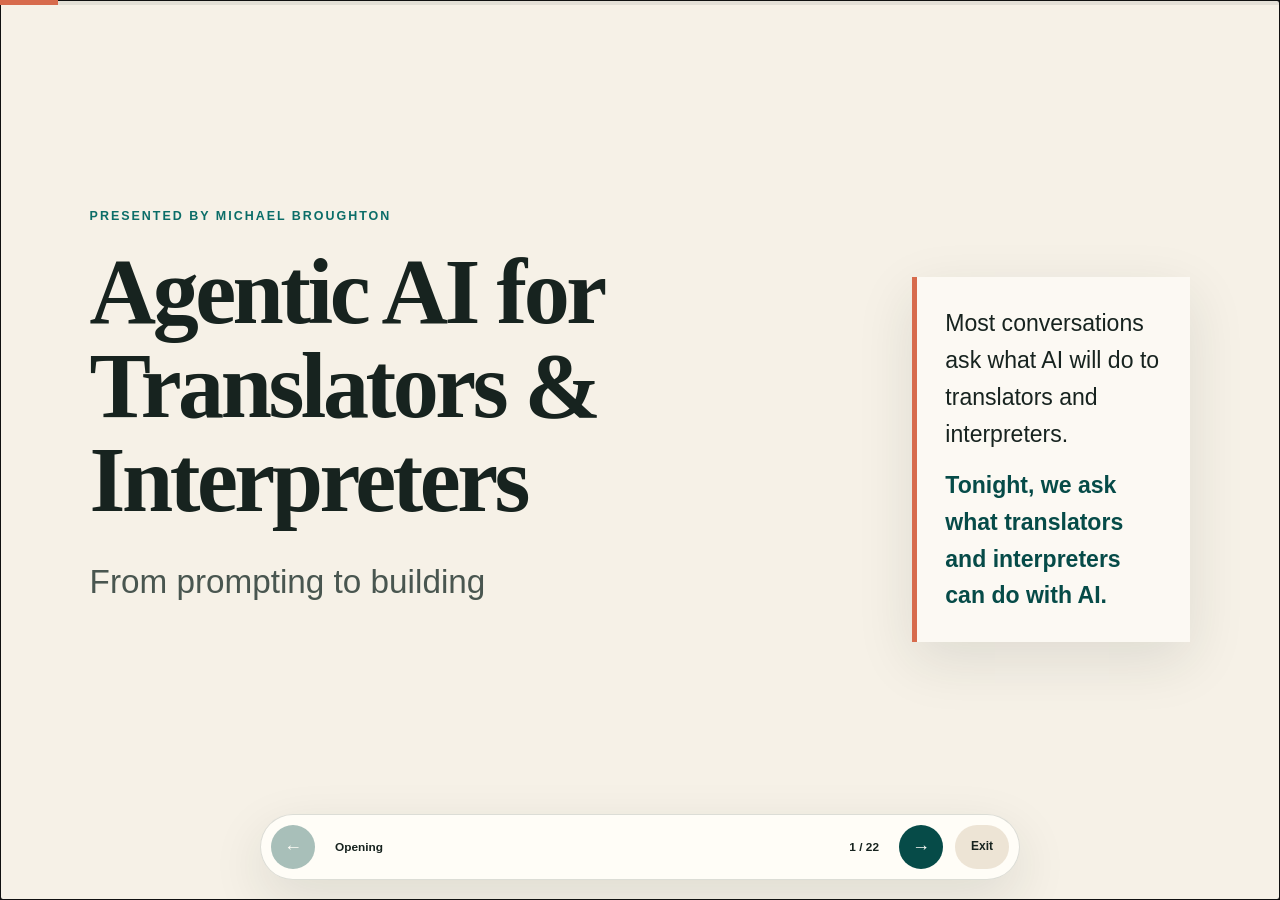
<file: present.html>
<!doctype html>
<html lang="en">
<head>
  <meta charset="utf-8">
  <meta name="viewport" content="width=device-width, initial-scale=1">
  <meta http-equiv="refresh" content="0; url=index.html?mode=present">
  <title>Opening Presentation Mode…</title>
</head>
<body>
  <p><a href="index.html?mode=present">Open Presentation Mode</a></p>
  <script>window.location.replace("index.html?mode=present");</script>
</body>
</html>
</file>
<file: styles.css>
:root {
  --paper: #f6f1e7;
  --paper-deep: #ede4d5;
  --ink: #17231f;
  --ink-soft: #495650;
  --line: #cfc6b8;
  --teal: #0b6d68;
  --teal-deep: #064b48;
  --teal-pale: #dcebe6;
  --coral: #d76b4d;
  --coral-pale: #f4dfd6;
  --ochre: #b8872d;
  --white: #fffdf8;
  --shadow: 0 18px 54px rgba(31, 42, 37, 0.11);
  --radius: 24px;
  --content: 1180px;
}

* {
  box-sizing: border-box;
}

html {
  scroll-behavior: smooth;
}

body {
  margin: 0;
  color: var(--ink);
  background: var(--paper);
  font-family: "Segoe UI", Aptos, Calibri, Arial, sans-serif;
  font-size: 18px;
  line-height: 1.6;
  text-rendering: optimizeLegibility;
}

body::before {
  content: "";
  position: fixed;
  inset: 0;
  z-index: -1;
  pointer-events: none;
  background-image:
    linear-gradient(rgba(23, 35, 31, 0.025) 1px, transparent 1px),
    linear-gradient(90deg, rgba(23, 35, 31, 0.025) 1px, transparent 1px);
  background-size: 42px 42px;
}

a {
  color: var(--teal-deep);
  text-underline-offset: 0.16em;
}

a:hover {
  color: var(--coral);
}

button,
a {
  -webkit-tap-highlight-color: transparent;
}

button:focus-visible,
a:focus-visible,
summary:focus-visible {
  outline: 4px solid rgba(215, 107, 77, 0.4);
  outline-offset: 4px;
}

.skip-link {
  position: fixed;
  top: 12px;
  left: 12px;
  z-index: 1000;
  padding: 10px 14px;
  transform: translateY(-160%);
  background: var(--ink);
  color: var(--white);
  border-radius: 8px;
}

.skip-link:focus {
  transform: translateY(0);
}

.site-header {
  position: sticky;
  top: 0;
  z-index: 50;
  display: grid;
  grid-template-columns: 1fr auto 1fr;
  align-items: center;
  gap: 28px;
  min-height: 70px;
  padding: 12px clamp(20px, 4vw, 64px);
  border-bottom: 1px solid rgba(23, 35, 31, 0.14);
  background: rgba(246, 241, 231, 0.94);
  backdrop-filter: blur(12px);
}

.site-mark {
  justify-self: start;
  display: inline-flex;
  align-items: center;
  gap: 10px;
  color: var(--ink);
  font-weight: 800;
  text-decoration: none;
  letter-spacing: 0.02em;
}

.site-mark-dot {
  width: 13px;
  aspect-ratio: 1;
  border-radius: 50%;
  background: var(--coral);
  box-shadow: 18px 0 0 var(--teal), 36px 0 0 var(--ochre);
  margin-right: 34px;
}

.reading-nav {
  display: flex;
  align-items: center;
  justify-content: center;
  gap: 24px;
}

.reading-nav a {
  color: var(--ink-soft);
  font-size: 0.86rem;
  font-weight: 700;
  text-decoration: none;
}

.site-header > .button {
  justify-self: end;
}

.button {
  display: inline-flex;
  align-items: center;
  justify-content: center;
  gap: 9px;
  min-height: 46px;
  padding: 10px 18px;
  border: 1px solid transparent;
  border-radius: 999px;
  font: inherit;
  font-size: 0.9rem;
  font-weight: 800;
  line-height: 1.1;
  text-decoration: none;
  cursor: pointer;
}

.button-primary {
  color: var(--white);
  background: var(--teal-deep);
  box-shadow: 0 8px 24px rgba(6, 75, 72, 0.16);
}

.button-primary:hover {
  color: var(--white);
  background: var(--teal);
}

.button-quiet {
  color: var(--ink);
  border-color: var(--line);
  background: transparent;
}

.beat {
  position: relative;
  padding: clamp(80px, 10vw, 150px) clamp(22px, 6vw, 80px);
  border-bottom: 1px solid var(--line);
}

.beat:nth-of-type(4n + 2) {
  background: rgba(255, 253, 248, 0.46);
}

.beat-inner,
.reading-closing,
.site-footer {
  width: min(100%, var(--content));
  margin-inline: auto;
}

.eyebrow {
  margin: 0 0 18px;
  color: var(--teal);
  font-size: 0.78rem;
  font-weight: 900;
  letter-spacing: 0.16em;
  text-transform: uppercase;
}

h1,
h2,
h3,
p {
  margin-top: 0;
}

h1,
h2,
h3 {
  text-wrap: balance;
}

h1,
h2 {
  font-family: Georgia, "Times New Roman", serif;
  font-weight: 600;
  line-height: 1.02;
  letter-spacing: -0.038em;
}

h1 {
  max-width: 900px;
  margin-bottom: 28px;
  font-size: clamp(3.2rem, 7.5vw, 7.4rem);
}

h2 {
  max-width: 930px;
  margin-bottom: 28px;
  font-size: clamp(2.7rem, 6vw, 6.2rem);
}

h3 {
  margin-bottom: 12px;
  font-size: clamp(1.2rem, 2vw, 1.7rem);
  line-height: 1.2;
}

.lead {
  max-width: 820px;
  color: var(--ink);
  font-size: clamp(1.25rem, 2.15vw, 2rem);
  line-height: 1.45;
}

.constrained {
  max-width: 780px;
  margin-inline: auto;
}

.constrained-left {
  max-width: 920px;
}

.hero {
  min-height: calc(100svh - 70px);
  display: grid;
  align-items: center;
  background:
    radial-gradient(circle at 85% 15%, rgba(11, 109, 104, 0.14), transparent 30%),
    radial-gradient(circle at 12% 80%, rgba(215, 107, 77, 0.12), transparent 28%);
}

.hero-grid {
  display: grid;
  grid-template-columns: minmax(0, 1.35fr) minmax(300px, 0.65fr);
  align-items: end;
  gap: clamp(40px, 7vw, 100px);
}

.hero-subtitle {
  margin-bottom: 34px;
  color: var(--ink-soft);
  font-size: clamp(1.4rem, 2.6vw, 2.2rem);
}

.hero-actions {
  display: flex;
  flex-wrap: wrap;
  gap: 12px;
}

.hero-statement {
  padding: 28px;
  border-left: 5px solid var(--coral);
  background: rgba(255, 253, 248, 0.72);
  box-shadow: var(--shadow);
}

.hero-statement p {
  margin-bottom: 14px;
  font-size: clamp(1.1rem, 1.8vw, 1.45rem);
}

.hero-statement .hero-question {
  margin-bottom: 0;
  color: var(--teal-deep);
  font-weight: 800;
}

.possibility-grid {
  display: grid;
  grid-template-columns: repeat(3, 1fr);
  gap: 20px;
  margin-top: 48px;
}

.possibility-card {
  min-height: 290px;
  padding: 28px;
  border: 1px solid var(--line);
  border-radius: var(--radius);
  background: var(--white);
  box-shadow: 0 10px 30px rgba(31, 42, 37, 0.055);
}

.possibility-card:nth-child(2) {
  transform: translateY(22px);
}

.possibility-card:nth-child(3) {
  transform: translateY(44px);
}

.card-number {
  display: block;
  margin-bottom: 42px;
  color: var(--coral);
  font-size: 0.8rem;
  font-weight: 900;
  letter-spacing: 0.14em;
}

.reflection-prompt {
  display: flex;
  align-items: baseline;
  justify-content: space-between;
  gap: 24px;
  margin-top: 94px;
  padding-top: 24px;
  border-top: 1px solid var(--line);
}

.reflection-prompt span {
  color: var(--ink-soft);
  font-size: 0.9rem;
}

.reflection-prompt strong {
  font-family: Georgia, "Times New Roman", serif;
  font-size: clamp(1.6rem, 3vw, 2.8rem);
  font-weight: 500;
}

.split-layout {
  display: grid;
  grid-template-columns: minmax(0, 1.08fr) minmax(300px, 0.92fr);
  align-items: center;
  gap: clamp(50px, 8vw, 120px);
}

.centre-layout {
  text-align: center;
}

.concept-object,
.harness-map {
  position: relative;
  display: grid;
  place-items: center;
  min-height: 430px;
}

.concept-core,
.harness-core {
  z-index: 2;
  display: grid;
  place-items: center;
  width: 180px;
  aspect-ratio: 1;
  border-radius: 50%;
  color: var(--white);
  background: var(--teal-deep);
  font-weight: 900;
  letter-spacing: 0.12em;
  box-shadow: var(--shadow);
}

.model-object span {
  position: absolute;
  padding: 9px 14px;
  border: 1px solid var(--line);
  border-radius: 999px;
  background: var(--white);
  font-size: 0.8rem;
  font-weight: 800;
}

.model-object span:nth-child(2) { top: 12%; left: 12%; }
.model-object span:nth-child(3) { top: 26%; right: 4%; }
.model-object span:nth-child(4) { bottom: 13%; left: 18%; }

.harness-map::before,
.harness-map::after {
  content: "";
  position: absolute;
  border: 1px dashed rgba(11, 109, 104, 0.6);
  border-radius: 50%;
}

.harness-map::before { width: 320px; height: 320px; }
.harness-map::after { width: 430px; height: 430px; }

.orbit {
  position: absolute;
  z-index: 3;
  display: grid;
  place-items: center;
  min-width: 88px;
  min-height: 52px;
  padding: 8px 14px;
  border: 1px solid var(--line);
  border-radius: 999px;
  background: var(--white);
  font-size: 0.72rem;
  font-weight: 900;
  letter-spacing: 0.08em;
  box-shadow: 0 8px 22px rgba(31, 42, 37, 0.08);
}

.orbit-one { top: 7%; left: 15%; }
.orbit-two { top: 20%; right: 2%; }
.orbit-three { bottom: 9%; right: 14%; }
.orbit-four { bottom: 17%; left: 2%; }

.formula-beat {
  background: var(--teal-pale);
}

.formula {
  display: flex;
  flex-wrap: wrap;
  align-items: center;
  justify-content: center;
  gap: clamp(16px, 3vw, 42px);
  margin: 50px auto;
  font-size: clamp(2.2rem, 6vw, 6.4rem);
  font-weight: 900;
  letter-spacing: -0.04em;
  line-height: 1;
}

.formula-symbol {
  color: var(--coral);
  font-family: Georgia, "Times New Roman", serif;
  font-weight: 400;
}

.interface-grid {
  display: grid;
  grid-template-columns: repeat(3, 1fr);
  gap: 20px;
  width: 100%;
  margin-top: 56px;
}

.interface-card {
  overflow: hidden;
  min-height: 310px;
  border: 1px solid rgba(23, 35, 31, 0.14);
  border-radius: 18px;
  background: var(--white);
  box-shadow: var(--shadow);
}

.window-bar {
  display: flex;
  gap: 7px;
  padding: 13px 15px;
  border-bottom: 1px solid var(--line);
  background: #eee9df;
}

.window-bar i {
  width: 9px;
  aspect-ratio: 1;
  border-radius: 50%;
  background: #c8beb0;
}

.window-body {
  display: grid;
  place-items: center;
  align-content: center;
  gap: 22px;
  min-height: 260px;
  padding: 28px;
}

.window-body span {
  display: grid;
  place-items: center;
  width: 86px;
  aspect-ratio: 1;
  border-radius: 23px;
  color: var(--white);
  font-family: Georgia, "Times New Roman", serif;
  font-size: 2.3rem;
  font-weight: 700;
}

.claude-interface .window-body span { background: #c15f3c; }
.openai-interface .window-body span { background: #162f2c; }
.google-interface .window-body span { background: linear-gradient(135deg, #4285f4, #9b72cb, #d96570); }

.thinking-contrast {
  display: grid;
  grid-template-columns: 1fr 1fr;
  gap: 24px;
  margin-top: 54px;
}

.thinking-contrast section {
  padding: clamp(28px, 4vw, 48px);
  border: 1px solid var(--line);
  border-radius: var(--radius);
  background: var(--white);
}

.thinking-contrast .system-panel {
  color: var(--white);
  background: var(--teal-deep);
  border-color: transparent;
}

.linear-flow {
  display: flex;
  align-items: center;
  gap: 8px;
  overflow: hidden;
  margin: 30px 0;
  color: var(--ink-soft);
  font-size: 0.82rem;
  white-space: nowrap;
}

.linear-flow span {
  padding: 8px 12px;
  border-radius: 999px;
  background: var(--paper);
}

.system-cluster {
  display: flex;
  flex-wrap: wrap;
  justify-content: center;
  gap: 9px;
  margin: 30px 0;
}

.system-cluster span {
  display: inline-flex;
  align-items: center;
  justify-content: center;
  min-width: 110px;
  padding: 10px 14px;
  border: 1px solid rgba(255, 255, 255, 0.35);
  border-radius: 999px;
  background: rgba(255, 255, 255, 0.08);
  font-size: 0.76rem;
  font-weight: 700;
}

.paradigm-line {
  max-width: 1000px;
  margin: 42px auto 0;
  padding-top: 28px;
  border-top: 1px solid var(--line);
  font-size: clamp(1.1rem, 1.8vw, 1.45rem);
  text-align: center;
}

.showcase-beat {
  min-height: 78svh;
  display: grid;
  align-items: center;
  background: var(--coral-pale);
}

.showcase-copy {
  max-width: 780px;
  margin: 36px auto 0;
  font-size: clamp(1.25rem, 2.2vw, 1.9rem);
}

.source-card,
.thanks-card {
  display: grid;
  gap: 14px;
  padding: clamp(28px, 4vw, 42px);
  border-radius: var(--radius);
  background: var(--teal-pale);
  box-shadow: var(--shadow);
}

.source-card p {
  font-family: Georgia, "Times New Roman", serif;
  font-size: clamp(1.4rem, 2.5vw, 2.1rem);
  line-height: 1.25;
}

.source-card a,
.thanks-card a,
.surface-pair a,
.antigravity-overview a,
.detail-content a {
  font-size: 0.86rem;
  font-weight: 800;
}

.map-beat {
  background: rgba(255, 253, 248, 0.74);
}

.map-line {
  display: flex;
  align-items: center;
  justify-content: center;
  gap: 12px;
  max-width: 940px;
  margin: 56px auto;
}

.map-line span {
  padding: 11px 16px;
  border: 1px solid var(--teal);
  border-radius: 999px;
  color: var(--teal-deep);
  font-size: 0.72rem;
  font-weight: 900;
  letter-spacing: 0.08em;
}

.map-line i {
  flex: 1;
  height: 1px;
  background: var(--coral);
}

.method-rail {
  display: grid;
  grid-template-columns: repeat(4, 1fr);
  gap: 12px;
  padding: 0;
  margin: 60px 0 0;
  list-style: none;
}

.method-rail li {
  display: flex;
  align-items: center;
  gap: 14px;
  min-height: 100px;
  padding: 18px;
  border-top: 3px solid var(--teal);
  background: rgba(255, 253, 248, 0.6);
  font-weight: 800;
  line-height: 1.25;
}

.method-rail span {
  display: grid;
  place-items: center;
  flex: 0 0 34px;
  width: 34px;
  aspect-ratio: 1;
  border-radius: 50%;
  color: var(--white);
  background: var(--teal-deep);
  font-size: 0.8rem;
}

.method-beat .split-layout {
  grid-template-columns: minmax(180px, 0.35fr) minmax(0, 1.65fr);
}

.step-number {
  color: transparent;
  font-family: Georgia, "Times New Roman", serif;
  font-size: clamp(7rem, 18vw, 15rem);
  font-weight: 700;
  line-height: 0.8;
  -webkit-text-stroke: 2px var(--coral);
}

.method-prompt {
  position: relative;
  margin-top: 22px;
  padding: 18px 76px 17px 20px;
  border: 1px solid var(--line);
  border-left: 4px solid var(--teal);
  border-radius: 14px;
  background: var(--white);
  box-shadow: 0 10px 28px rgba(31, 42, 37, 0.06);
}

.method-prompt > p {
  max-width: 900px;
  margin: 0;
  font-size: clamp(0.96rem, 1.35vw, 1.08rem);
  line-height: 1.45;
}

.method-prompt .method-prompt-label {
  margin-bottom: 7px;
  color: var(--teal-deep);
  font-size: 0.7rem;
  font-weight: 900;
  letter-spacing: 0.11em;
  text-transform: uppercase;
}

.method-skill {
  display: flex;
  align-items: baseline;
  flex-wrap: wrap;
  gap: 6px 10px;
  margin-top: 12px;
  padding-top: 11px;
  border-top: 1px solid var(--line);
  font-size: 0.78rem;
}

.method-skill > span {
  color: var(--ink-soft);
  font-weight: 800;
  text-transform: uppercase;
  letter-spacing: 0.06em;
}

.method-skill a {
  color: var(--teal-deep);
  font-weight: 900;
}

.method-skill code {
  font-family: "SFMono-Regular", Consolas, "Liberation Mono", monospace;
  font-size: 0.82rem;
}

.method-skill small {
  color: var(--ink-soft);
  font-size: 0.78rem;
}

.prompt-card {
  position: relative;
  margin: 30px 0 20px;
  padding: 28px 78px 28px 28px;
  border: 1px solid var(--line);
  border-radius: 18px;
  background: var(--white);
  box-shadow: 0 12px 34px rgba(31, 42, 37, 0.07);
}

.prompt-card p {
  margin: 0;
  font-family: Georgia, "Times New Roman", serif;
  font-size: clamp(1.12rem, 1.8vw, 1.45rem);
  line-height: 1.45;
}

.copy-button {
  position: absolute;
  top: 14px;
  right: 14px;
  padding: 7px 10px;
  border: 1px solid var(--line);
  border-radius: 999px;
  background: var(--paper);
  font: inherit;
  font-size: 0.72rem;
  font-weight: 800;
  cursor: pointer;
}

.thanks-card {
  background: var(--coral-pale);
}

.privacy-beat {
  background: #f0e6d5;
}

.privacy-rule {
  max-width: 1020px;
  font-size: clamp(1.35rem, 2.6vw, 2.3rem);
  line-height: 1.42;
}

.sandbox-note {
  display: grid;
  grid-template-columns: 0.8fr 1.2fr;
  gap: 28px;
  margin-top: 48px;
  padding: 30px;
  border-left: 7px solid var(--coral);
  background: var(--white);
  box-shadow: var(--shadow);
}

.sandbox-note strong {
  font-size: 1.35rem;
  line-height: 1.3;
}

.small-note {
  color: var(--ink-soft);
  font-size: 0.84rem;
}

.comparison-principles {
  display: flex;
  flex-wrap: wrap;
  gap: 10px;
  margin: 42px 0;
}

.comparison-principles span,
.surface-label {
  padding: 9px 13px;
  border: 1px solid var(--line);
  border-radius: 999px;
  background: var(--white);
  font-size: 0.76rem;
  font-weight: 800;
}

.checked-date {
  max-width: 820px;
  color: var(--ink-soft);
  font-size: 0.92rem;
}

.tool-beat {
  padding-top: clamp(90px, 9vw, 130px);
}

.tool-heading {
  display: grid;
  grid-template-columns: auto 1fr auto;
  align-items: center;
  gap: 28px;
  margin-bottom: 44px;
}

.tool-heading h2 {
  margin-bottom: 12px;
  font-size: clamp(3rem, 5vw, 5.4rem);
}

.tool-monogram {
  display: grid;
  place-items: center;
  width: 86px;
  aspect-ratio: 1;
  border-radius: 24px;
  color: var(--white);
  font-family: Georgia, "Times New Roman", serif;
  font-size: 2.4rem;
  font-weight: 700;
  box-shadow: var(--shadow);
}

.claude-monogram { background: #c15f3c; }
.openai-monogram { background: #162f2c; }
.google-monogram { background: linear-gradient(135deg, #4285f4, #9b72cb, #d96570); }

.tool-summary {
  max-width: 800px;
  margin-bottom: 0;
  color: var(--ink-soft);
}

.tool-actions {
  display: grid;
  gap: 10px;
  justify-items: end;
}

.text-link {
  font-size: 0.82rem;
  font-weight: 800;
}

.surface-pair,
.antigravity-overview {
  display: grid;
  gap: 18px;
  margin-bottom: 24px;
}

.surface-pair {
  grid-template-columns: repeat(2, 1fr);
}

.antigravity-overview {
  grid-template-columns: repeat(3, 1fr);
}

.surface-pair section,
.antigravity-overview section {
  padding: 24px;
  border: 1px solid var(--line);
  border-radius: 18px;
  background: rgba(255, 253, 248, 0.72);
}

.surface-label {
  display: inline-block;
  margin-bottom: 18px;
  color: var(--teal-deep);
  border-color: rgba(11, 109, 104, 0.3);
  background: var(--teal-pale);
}

.plan-strip {
  display: grid;
  grid-template-columns: repeat(4, 1fr);
  gap: 1px;
  overflow: hidden;
  margin: 24px 0;
  border: 1px solid var(--line);
  border-radius: 18px;
  background: var(--line);
}

.plan-strip div {
  display: grid;
  align-content: start;
  gap: 5px;
  min-height: 136px;
  padding: 18px;
  background: var(--white);
}

.plan-strip span {
  color: var(--teal-deep);
  font-weight: 900;
}

.plan-strip small {
  color: var(--ink-soft);
  font-size: 0.73rem;
  line-height: 1.35;
}

details {
  border-top: 1px solid var(--line);
}

details:last-of-type {
  border-bottom: 1px solid var(--line);
}

summary {
  position: relative;
  padding: 18px 44px 18px 0;
  font-weight: 850;
  cursor: pointer;
  list-style: none;
}

summary::-webkit-details-marker {
  display: none;
}

summary::after {
  content: "+";
  position: absolute;
  right: 8px;
  color: var(--coral);
  font-size: 1.5rem;
  font-weight: 400;
}

details[open] summary::after {
  content: "−";
}

.detail-content {
  display: flex;
  flex-wrap: wrap;
  gap: 10px 18px;
  max-width: 980px;
  padding: 0 0 28px;
}

.detail-content p {
  flex-basis: 100%;
  margin-bottom: 8px;
}

.question-layout {
  display: grid;
  grid-template-columns: 1.2fr 0.8fr;
  align-items: center;
  gap: 70px;
}

.qr-panel {
  display: grid;
  place-items: center;
}

.qr-placeholder {
  display: grid;
  place-items: center;
  align-content: center;
  width: min(100%, 340px);
  aspect-ratio: 1;
  padding: 28px;
  border: 2px dashed var(--teal);
  border-radius: 22px;
  color: var(--teal-deep);
  background: var(--white);
  text-align: center;
}

.qr-placeholder span {
  font-size: 4rem;
  font-weight: 950;
  letter-spacing: -0.08em;
}

.qr-placeholder img {
  display: block;
  width: 100%;
  height: 100%;
  object-fit: contain;
}

.config-link.is-disabled {
  opacity: 0.55;
  pointer-events: none;
  cursor: not-allowed;
}

.next-build {
  width: min(100%, var(--content));
  margin: 100px auto 0;
  padding-top: 60px;
  border-top: 1px solid var(--line);
  text-align: center;
}

.next-build h2 {
  margin-inline: auto;
}

.reading-closing {
  display: grid;
  grid-template-columns: 1fr 1fr;
  gap: 70px;
  padding-block: 110px;
}

.reading-closing h2 {
  font-size: clamp(2.5rem, 4vw, 4.6rem);
}

.closing-question {
  color: var(--teal-deep);
  font-family: Georgia, "Times New Roman", serif;
  font-size: clamp(1.7rem, 3vw, 2.8rem);
}

.site-footer {
  display: flex;
  justify-content: space-between;
  gap: 30px;
  padding-block: 34px;
  border-top: 1px solid var(--line);
  color: var(--ink-soft);
  font-size: 0.75rem;
}

.site-footer p {
  margin: 0;
}

.presentation-controls,
.presentation-progress {
  display: none;
}

/* Presentation Mode */
body.presentation-mode {
  overflow: hidden;
  background: var(--paper);
}

body.presentation-mode .site-header,
body.presentation-mode .site-footer,
body.presentation-mode .reading-closing {
  display: none;
}

body.presentation-mode main {
  height: 100svh;
}

body.presentation-mode .beat {
  display: none;
  width: 100%;
  height: 100svh;
  min-height: 0;
  overflow: auto;
  padding: clamp(36px, 5.5vh, 76px) clamp(48px, 7vw, 118px) 100px;
  border: 0;
  background: var(--paper);
  animation: beat-in 180ms ease-out both;
}

body.presentation-mode .beat.is-active {
  display: grid;
  align-items: center;
}

body.presentation-mode .beat-inner {
  width: min(100%, 1500px);
}

body.presentation-mode h1 {
  font-size: clamp(4rem, 7.2vw, 8rem);
}

body.presentation-mode h2 {
  font-size: clamp(3.2rem, 5.7vw, 6.8rem);
}

body.presentation-mode .hero {
  min-height: 0;
}

body.presentation-mode .hero-present,
body.presentation-mode .button-quiet,
body.presentation-mode .copy-button,
body.presentation-mode .tool-beat details,
body.presentation-mode .small-note,
body.presentation-mode .checked-date,
body.presentation-mode .next-build .button {
  display: none;
}

body.presentation-mode .hero-grid {
  grid-template-columns: 1.45fr 0.55fr;
}

body.presentation-mode .possibility-card {
  min-height: 240px;
}

body.presentation-mode .interface-card {
  min-height: 260px;
}

body.presentation-mode .window-body {
  min-height: 210px;
}

body.presentation-mode .thinking-contrast {
  margin-top: 30px;
}

body.presentation-mode .thinking-contrast section {
  padding: 28px;
}

body.presentation-mode .tool-heading {
  margin-bottom: 22px;
}

body.presentation-mode .tool-heading h2 {
  font-size: clamp(2.8rem, 4.5vw, 5rem);
}

body.presentation-mode .method-beat h2 {
  font-size: clamp(2.8rem, 4.6vw, 5.2rem);
}

body.presentation-mode .method-prompt {
  margin-top: 16px;
  padding: 16px 18px;
}

body.presentation-mode .method-skill {
  margin-top: 9px;
  padding-top: 9px;
}

body.presentation-mode .surface-pair,
body.presentation-mode .antigravity-overview {
  margin-bottom: 14px;
}

body.presentation-mode .surface-pair section,
body.presentation-mode .antigravity-overview section {
  padding: 18px;
}

body.presentation-mode .plan-strip {
  margin: 14px 0 0;
}

body.presentation-mode .plan-strip div {
  min-height: 110px;
  padding: 13px;
}

body.presentation-mode #questions .beat-inner {
  margin-bottom: 0;
}

body.presentation-mode #questions .next-build {
  margin-top: 48px;
  padding-top: 32px;
}

body.presentation-mode .presentation-controls {
  position: fixed;
  right: 26px;
  bottom: 20px;
  left: 26px;
  z-index: 200;
  display: grid;
  grid-template-columns: auto 1fr auto auto;
  align-items: center;
  gap: 12px;
  max-width: 760px;
  margin-inline: auto;
  padding: 10px;
  border: 1px solid rgba(23, 35, 31, 0.15);
  border-radius: 999px;
  background: rgba(255, 253, 248, 0.94);
  box-shadow: var(--shadow);
  backdrop-filter: blur(12px);
}

.presentation-controls button {
  min-width: 44px;
  height: 44px;
  border: 0;
  border-radius: 50%;
  color: var(--white);
  background: var(--teal-deep);
  font: inherit;
  font-weight: 900;
  cursor: pointer;
}

.presentation-controls button:disabled {
  opacity: 0.35;
  cursor: not-allowed;
}

.presentation-controls .exit-control {
  width: auto;
  padding-inline: 16px;
  border-radius: 999px;
  color: var(--ink);
  background: var(--paper-deep);
  font-size: 0.75rem;
}

.presentation-status {
  display: flex;
  justify-content: space-between;
  gap: 20px;
  min-width: 0;
  padding-inline: 8px;
  font-size: 0.74rem;
  font-weight: 800;
}

.presentation-status span:first-child {
  overflow: hidden;
  text-overflow: ellipsis;
  white-space: nowrap;
}

body.presentation-mode .presentation-progress {
  position: fixed;
  inset: 0 0 auto;
  z-index: 210;
  display: block;
  height: 5px;
  background: rgba(23, 35, 31, 0.08);
}

.presentation-progress span {
  display: block;
  width: 0;
  height: 100%;
  background: var(--coral);
  transition: width 160ms ease;
}

@keyframes beat-in {
  from { opacity: 0; transform: translateY(8px); }
  to { opacity: 1; transform: translateY(0); }
}

@media (max-width: 980px) {
  .site-header {
    grid-template-columns: 1fr auto;
  }

  .reading-nav {
    display: none;
  }

  .hero-grid,
  .split-layout,
  .question-layout,
  .reading-closing {
    grid-template-columns: 1fr;
  }

  .possibility-grid,
  .interface-grid,
  .antigravity-overview {
    grid-template-columns: 1fr;
  }

  .possibility-card:nth-child(n) {
    min-height: 0;
    transform: none;
  }

  .reflection-prompt {
    margin-top: 42px;
  }

  .thinking-contrast,
  .surface-pair {
    grid-template-columns: 1fr;
  }

  .method-rail,
  .plan-strip {
    grid-template-columns: 1fr 1fr;
  }

  .tool-heading {
    grid-template-columns: auto 1fr;
  }

  .tool-actions {
    grid-column: 1 / -1;
    justify-items: start;
  }

  body.presentation-mode .beat {
    padding-inline: 6vw;
  }

  body.presentation-mode .hero-grid {
    grid-template-columns: 1fr;
  }
}

@media (max-width: 640px) {
  body {
    font-size: 16px;
  }

  .site-header {
    min-height: 62px;
    padding-inline: 16px;
  }

  .site-mark-dot {
    margin-right: 28px;
  }

  .site-header .button {
    min-height: 40px;
    padding-inline: 14px;
  }

  .beat {
    padding: 72px 20px;
  }

  h1 {
    font-size: clamp(3rem, 15vw, 4.8rem);
  }

  h2 {
    font-size: clamp(2.4rem, 12vw, 4rem);
  }

  .formula {
    flex-direction: column;
  }

  .concept-object,
  .harness-map {
    transform: scale(0.84);
  }

  .reflection-prompt,
  .sandbox-note,
  .site-footer {
    display: grid;
    grid-template-columns: 1fr;
  }

  .method-rail,
  .plan-strip {
    grid-template-columns: 1fr;
  }

  .method-beat .split-layout {
    grid-template-columns: 1fr;
  }

  .step-number {
    font-size: 7rem;
  }

  .tool-heading {
    grid-template-columns: 1fr;
  }

  .tool-monogram {
    width: 70px;
  }

  body.presentation-mode .presentation-controls {
    right: 10px;
    bottom: 10px;
    left: 10px;
    grid-template-columns: auto 1fr auto;
  }

  body.presentation-mode .exit-control {
    display: none;
  }
}

@media (prefers-reduced-motion: reduce) {
  *,
  *::before,
  *::after {
    scroll-behavior: auto !important;
    animation-duration: 0.01ms !important;
    animation-iteration-count: 1 !important;
    transition-duration: 0.01ms !important;
  }
}

@media print {
  .site-header,
  .presentation-controls,
  .presentation-progress,
  .copy-button,
  .hero-present {
    display: none !important;
  }

  .beat {
    break-inside: avoid;
    padding: 36px 0;
  }

  details {
    display: block;
  }

  details > * {
    display: block;
  }
}
</file>
